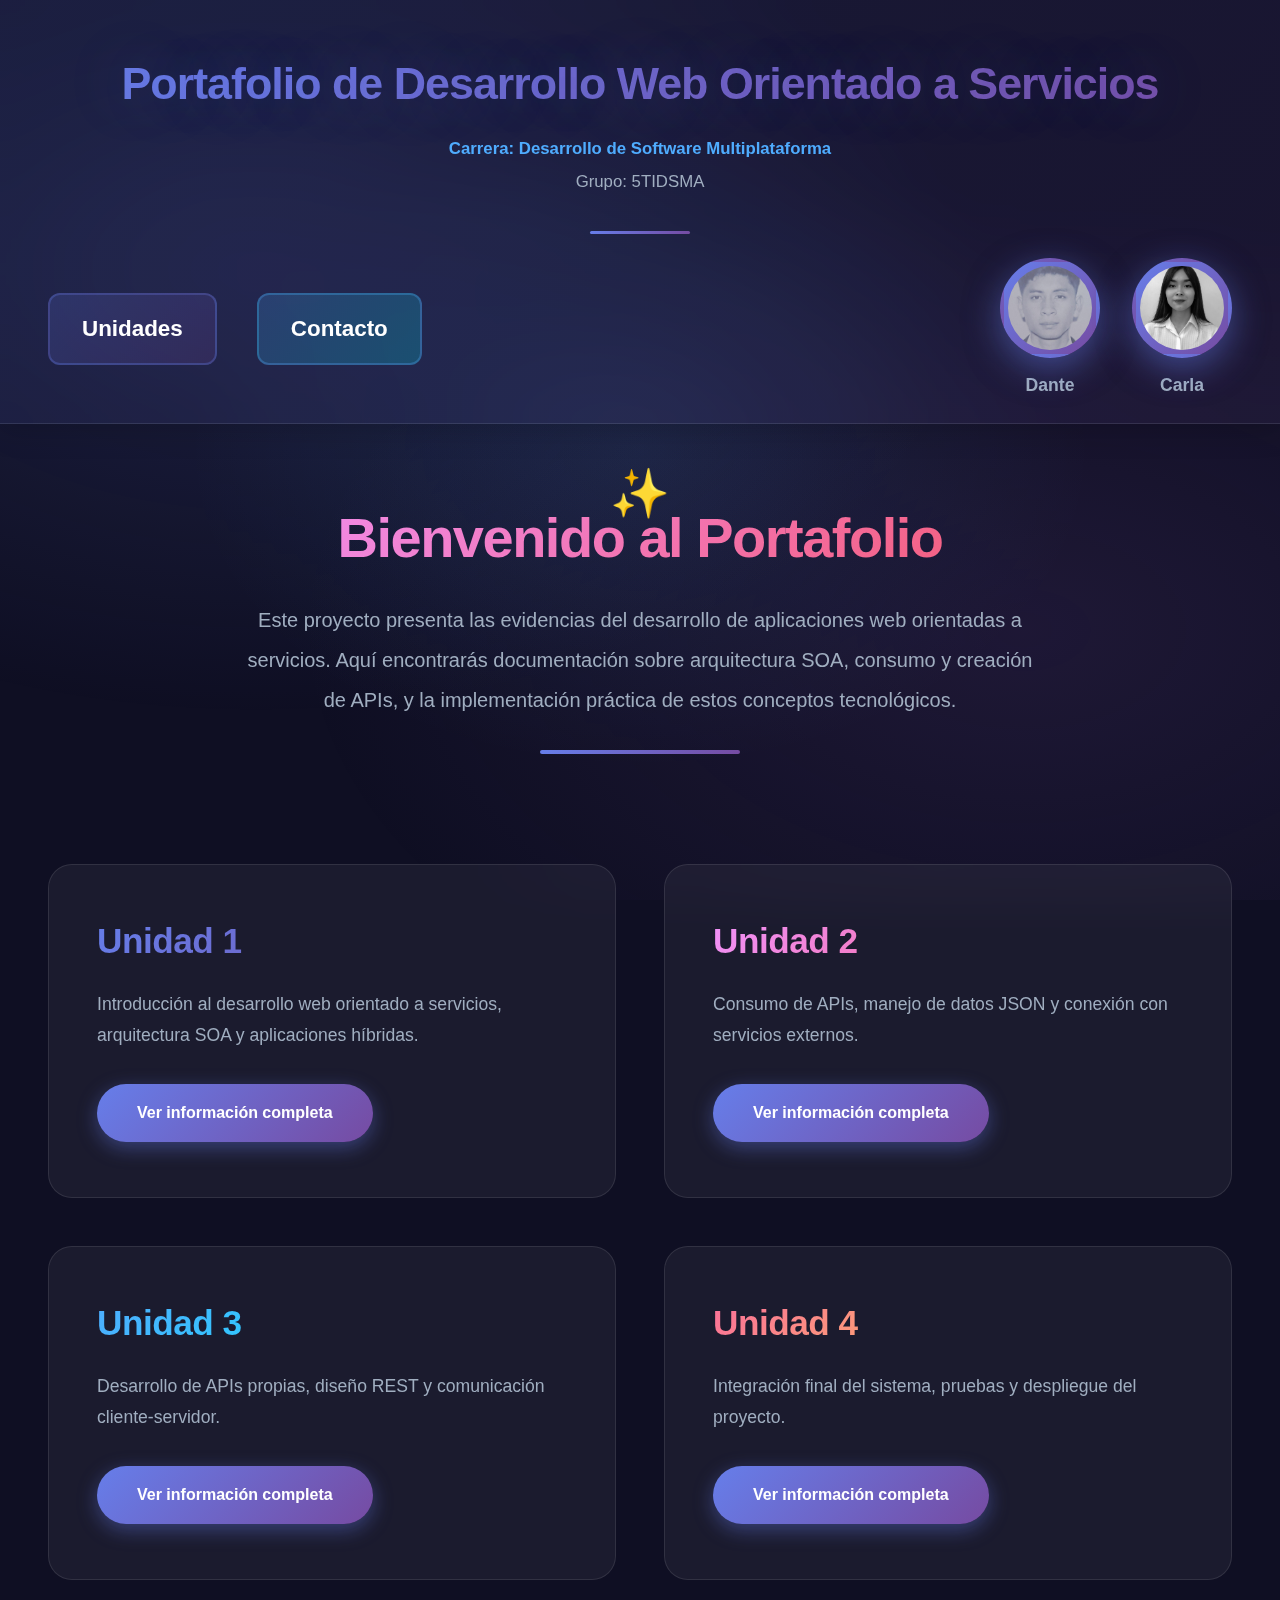
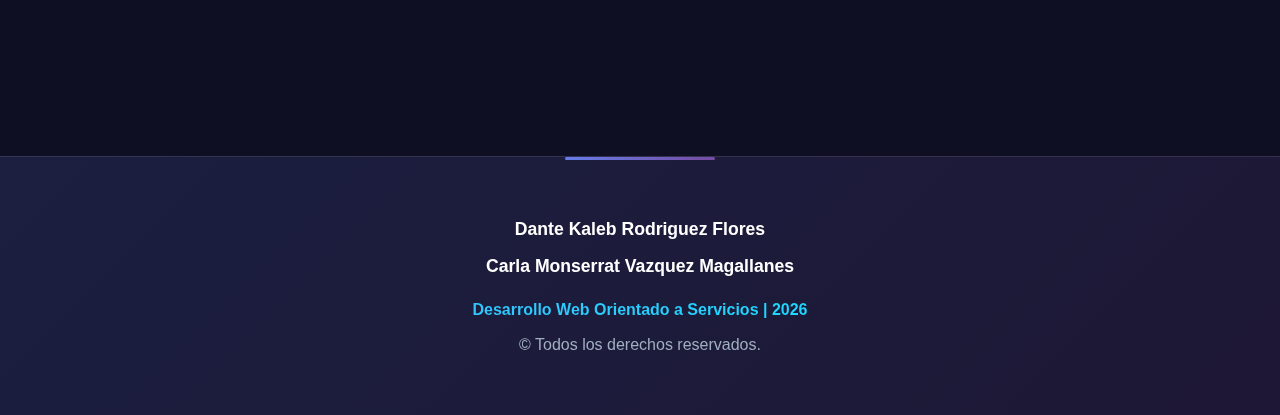
<file: index.html>
<!DOCTYPE html>
<html lang="es">
<head>
    <link rel="stylesheet" href="css/styles.css">
    <meta charset="UTF-8">
    <meta name="viewport" content="width=device-width, initial-scale=1.0">
    <title>Portafolio</title>
</head>
<body>

<header>
    <div class="header-info">
        <h1>Portafolio de Desarrollo Web Orientado a Servicios</h1>
        <p>Carrera: Desarrollo de Software Multiplataforma</p>
        <p>Grupo: 5TIDSMA</p>
    </div>

<nav class="navbar">
    <ul class="nav-links">
        <li><a href="#unidades">Unidades</a></li>
        <li><a href="contacto.html">Contacto</a></li>
    </ul>

    <!-- PERFILES -->
    <div class="profiles">
        <a href="perfil_dante.html" data-name="Dante">
            <img src="img/foto_dante.jpeg" alt="Perfil Dante">
        </a>
        <a href="perfil_carla.html" data-name="Carla">
            <img src="img/foto_carla.jpeg" alt="Perfil Carla">
        </a>
    </div>
</nav>
</header>

    <section class="welcome-section">
        <h2>Bienvenido al Portafolio</h2>
        <p>
            Este proyecto presenta las evidencias del desarrollo de aplicaciones web orientadas a servicios.
            Aquí encontrarás documentación sobre arquitectura SOA, consumo y creación de APIs, y 
            la implementación práctica de estos conceptos tecnológicos.
        </p>
    </section>

<main class="units-container" id="unidades">

    <article class="card" id="unidadades">
        <h3>Unidad 1</h3>
        <p>
            Introducción al desarrollo web orientado a servicios,
            arquitectura SOA y aplicaciones híbridas.
        </p>
        <a href="unidad1.html" class="btn">Ver información completa</a>
    </article>

    <article class="card" id="unidadades">
        <h3>Unidad 2</h3>
        <p>
            Consumo de APIs, manejo de datos JSON y conexión
            con servicios externos.
        </p>
        <a href="unidad2.html" class="btn">Ver información completa</a>
    </article>

    <article class="card" id="unidadades">
        <h3>Unidad 3</h3>
        <p>
            Desarrollo de APIs propias, diseño REST y
            comunicación cliente-servidor.
        </p>
        <a href="unidad3.html" class="btn">Ver información completa</a>
    </article>

    <article class="card" id="unidadades">
        <h3>Unidad 4</h3>
        <p>
            Integración final del sistema, pruebas
            y despliegue del proyecto.
        </p>
        <a href="unidades_pendientes.html" class="btn">Ver información completa</a>
    </article>

</main>

    <footer>
        <p>Dante Kaleb Rodriguez Flores</p>
        <p>Carla Monserrat Vazquez Magallanes</p>
        <p>Desarrollo Web Orientado a Servicios | 2026</p>
        <p>&copy; Todos los derechos reservados.</p>
    </footer>

</body>
</html>
</file>
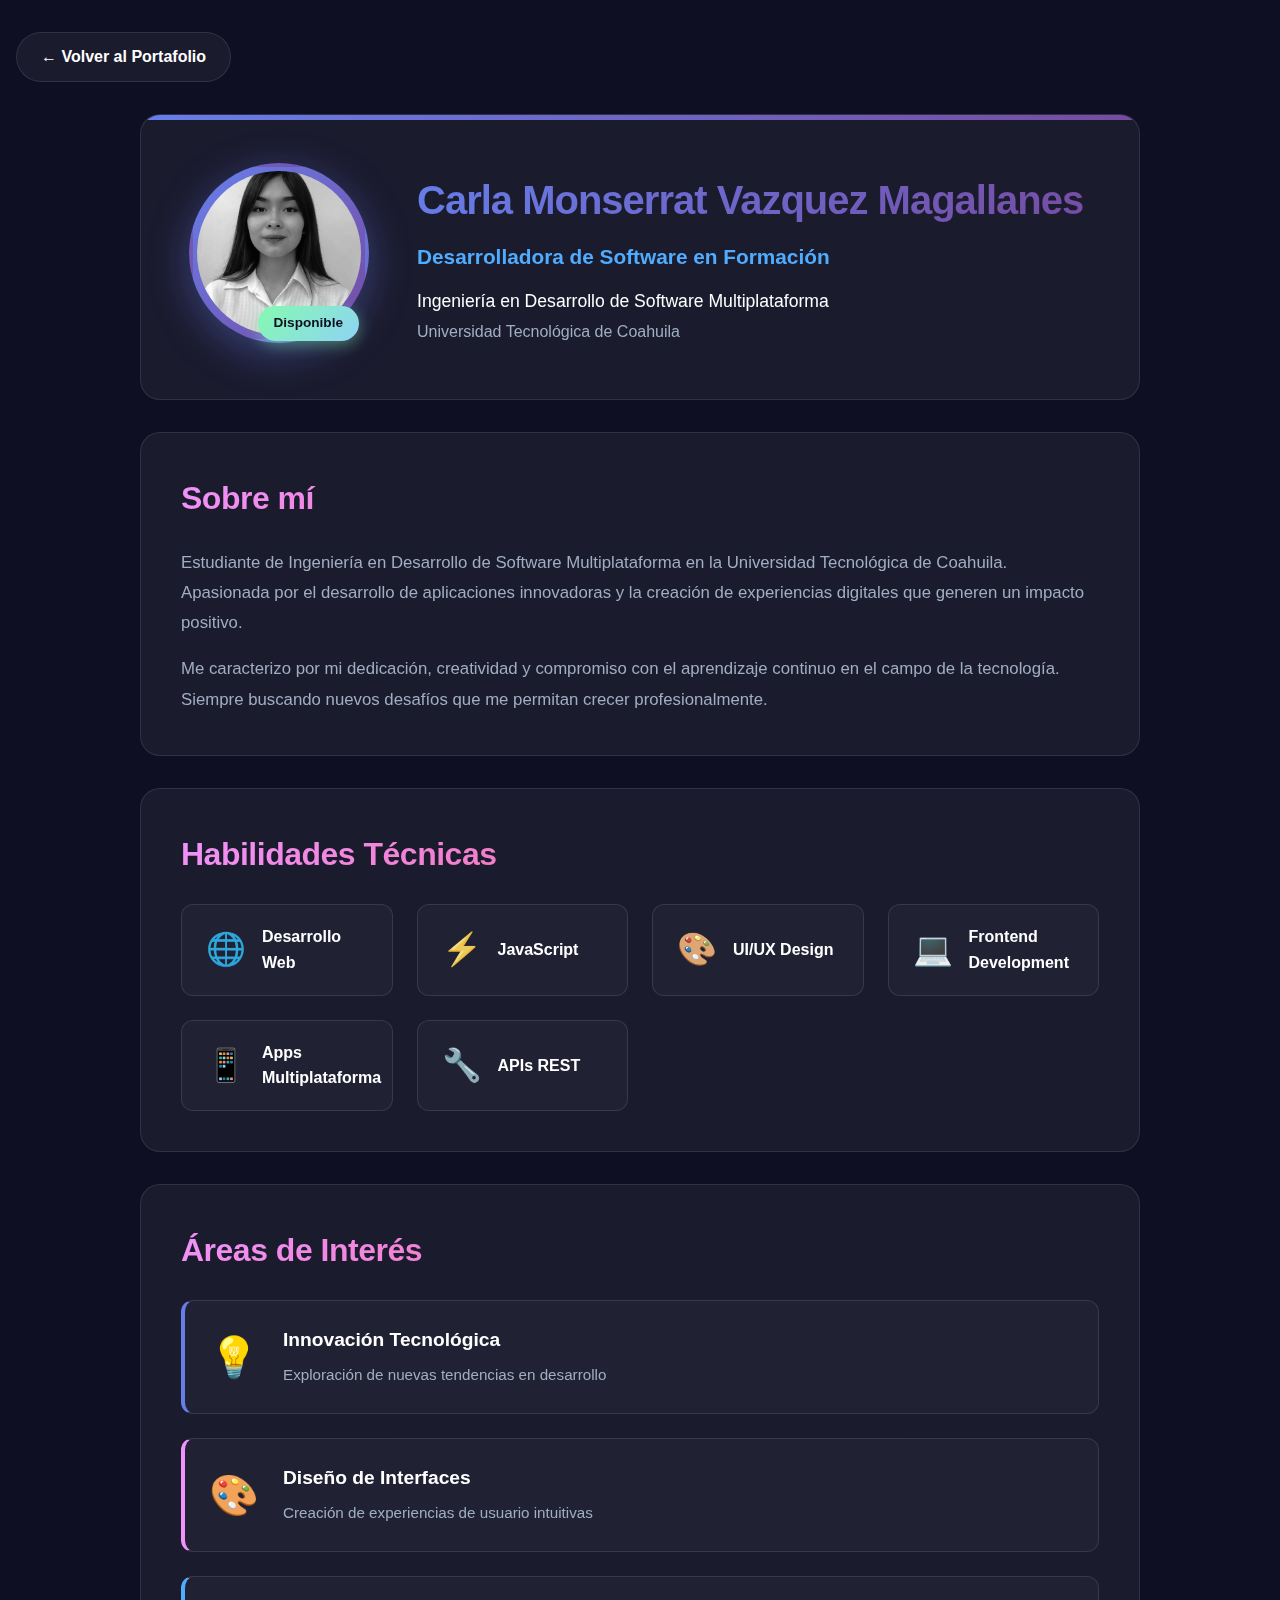
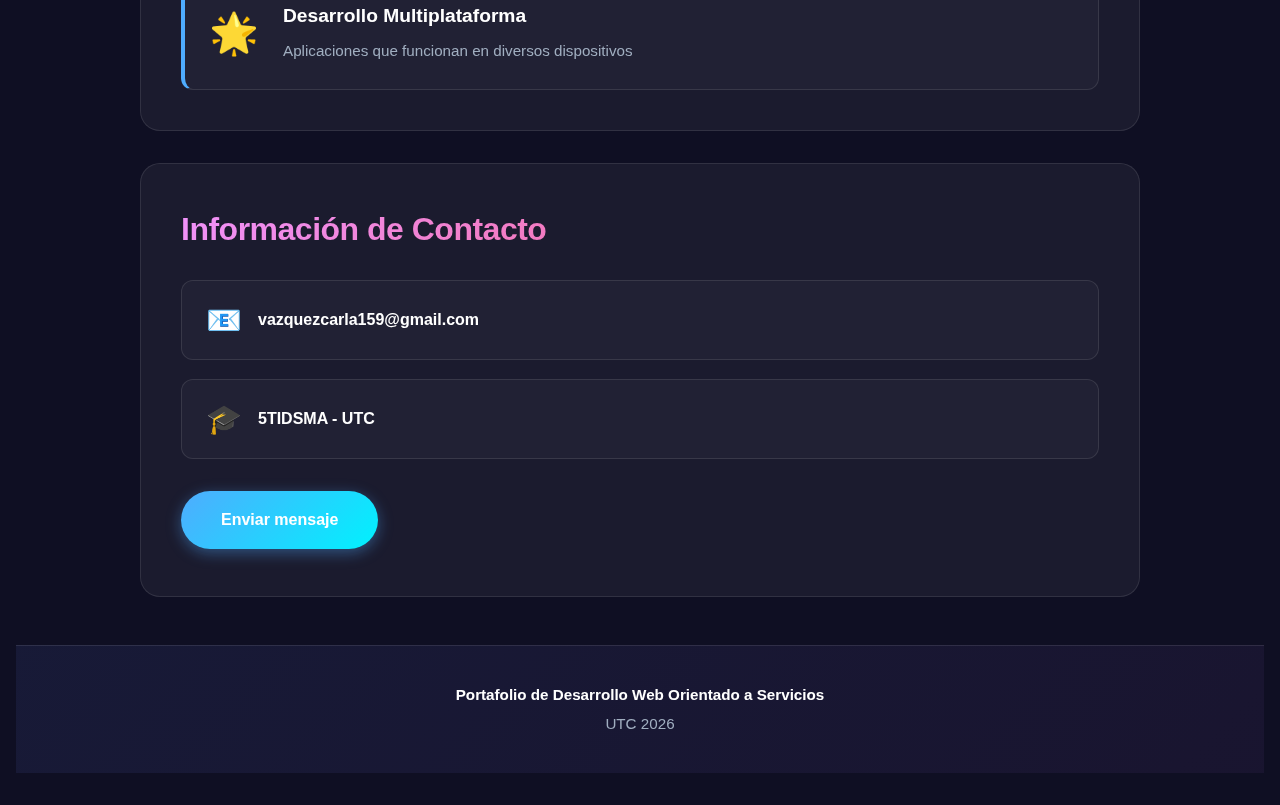
<file: perfil_carla.html>
<!DOCTYPE html>
<html lang="es">
<head>
    <link rel="stylesheet" href="css/perfiles.css">
    <meta charset="UTF-8">
    <meta name="viewport" content="width=device-width, initial-scale=1.0">
    <title>Perfil - Carla Monserrat Vazquez Magallanes</title>
</head>
<body>

    <a href="index.html" class="back-link">← Volver al Portafolio</a>

    <div class="profile-container">
        <!-- SECCIÓN SUPERIOR -->
        <div class="profile-header">
            <div class="profile-image-wrapper">
                <img src="img/foto_carla.jpeg" alt="Carla Monserrat Vazquez Magallanes" class="profile-image">
                <div class="status-badge">Disponible</div>
            </div>
            
            <div class="profile-info">
                <h1>Carla Monserrat Vazquez Magallanes</h1>
                <p class="role">Desarrolladora de Software en Formación</p>
                <p class="education">Ingeniería en Desarrollo de Software Multiplataforma</p>
                <p class="institution">Universidad Tecnológica de Coahuila</p>
            </div>
        </div>

        <!-- BIOGRAFÍA -->
        <div class="section-card">
            <h2>Sobre mí</h2>
            <p>
                Estudiante de Ingeniería en Desarrollo de Software Multiplataforma en la Universidad Tecnológica de Coahuila. 
                Apasionada por el desarrollo de aplicaciones innovadoras y la creación de experiencias digitales que generen 
                un impacto positivo.
            </p>
            <p>
                Me caracterizo por mi dedicación, creatividad y compromiso con el aprendizaje continuo en el campo de la 
                tecnología. Siempre buscando nuevos desafíos que me permitan crecer profesionalmente.
            </p>
        </div>

        <!-- HABILIDADES -->
        <div class="section-card">
            <h2>Habilidades Técnicas</h2>
            <div class="skills-grid">
                <div class="skill-item">
                    <span class="skill-icon">🌐</span>
                    <span class="skill-name">Desarrollo Web</span>
                </div>
                <div class="skill-item">
                    <span class="skill-icon">⚡</span>
                    <span class="skill-name">JavaScript</span>
                </div>
                <div class="skill-item">
                    <span class="skill-icon">🎨</span>
                    <span class="skill-name">UI/UX Design</span>
                </div>
                <div class="skill-item">
                    <span class="skill-icon">💻</span>
                    <span class="skill-name">Frontend Development</span>
                </div>
                <div class="skill-item">
                    <span class="skill-icon">📱</span>
                    <span class="skill-name">Apps Multiplataforma</span>
                </div>
                <div class="skill-item">
                    <span class="skill-icon">🔧</span>
                    <span class="skill-name">APIs REST</span>
                </div>
            </div>
        </div>

        <!-- INTERESES -->
        <div class="section-card">
            <h2>Áreas de Interés</h2>
            <div class="interests-list">
                <div class="interest-item">
                    <span class="interest-icon">💡</span>
                    <div>
                        <h3>Innovación Tecnológica</h3>
                        <p>Exploración de nuevas tendencias en desarrollo</p>
                    </div>
                </div>
                <div class="interest-item">
                    <span class="interest-icon">🎨</span>
                    <div>
                        <h3>Diseño de Interfaces</h3>
                        <p>Creación de experiencias de usuario intuitivas</p>
                    </div>
                </div>
                <div class="interest-item">
                    <span class="interest-icon">🌟</span>
                    <div>
                        <h3>Desarrollo Multiplataforma</h3>
                        <p>Aplicaciones que funcionan en diversos dispositivos</p>
                    </div>
                </div>
            </div>
        </div>

        <!-- CONTACTO -->
        <div class="section-card contact-card">
            <h2>Información de Contacto</h2>
            <div class="contact-info">
                <div class="contact-item">
                    <span class="contact-icon">📧</span>
                    <a href="mailto:vazquezcarla159@gmail.com">vazquezcarla159@gmail.com</a>
                </div>
                <div class="contact-item">
                    <span class="contact-icon">🎓</span>
                    <span>5TIDSMA - UTC</span>
                </div>
            </div>
            <a href="contacto.html" class="btn-contact">Enviar mensaje</a>
        </div>
    </div>

    <footer>
        <p>Portafolio de Desarrollo Web Orientado a Servicios</p>
        <p>UTC 2026</p>
    </footer>

</body>
</html>
</file>
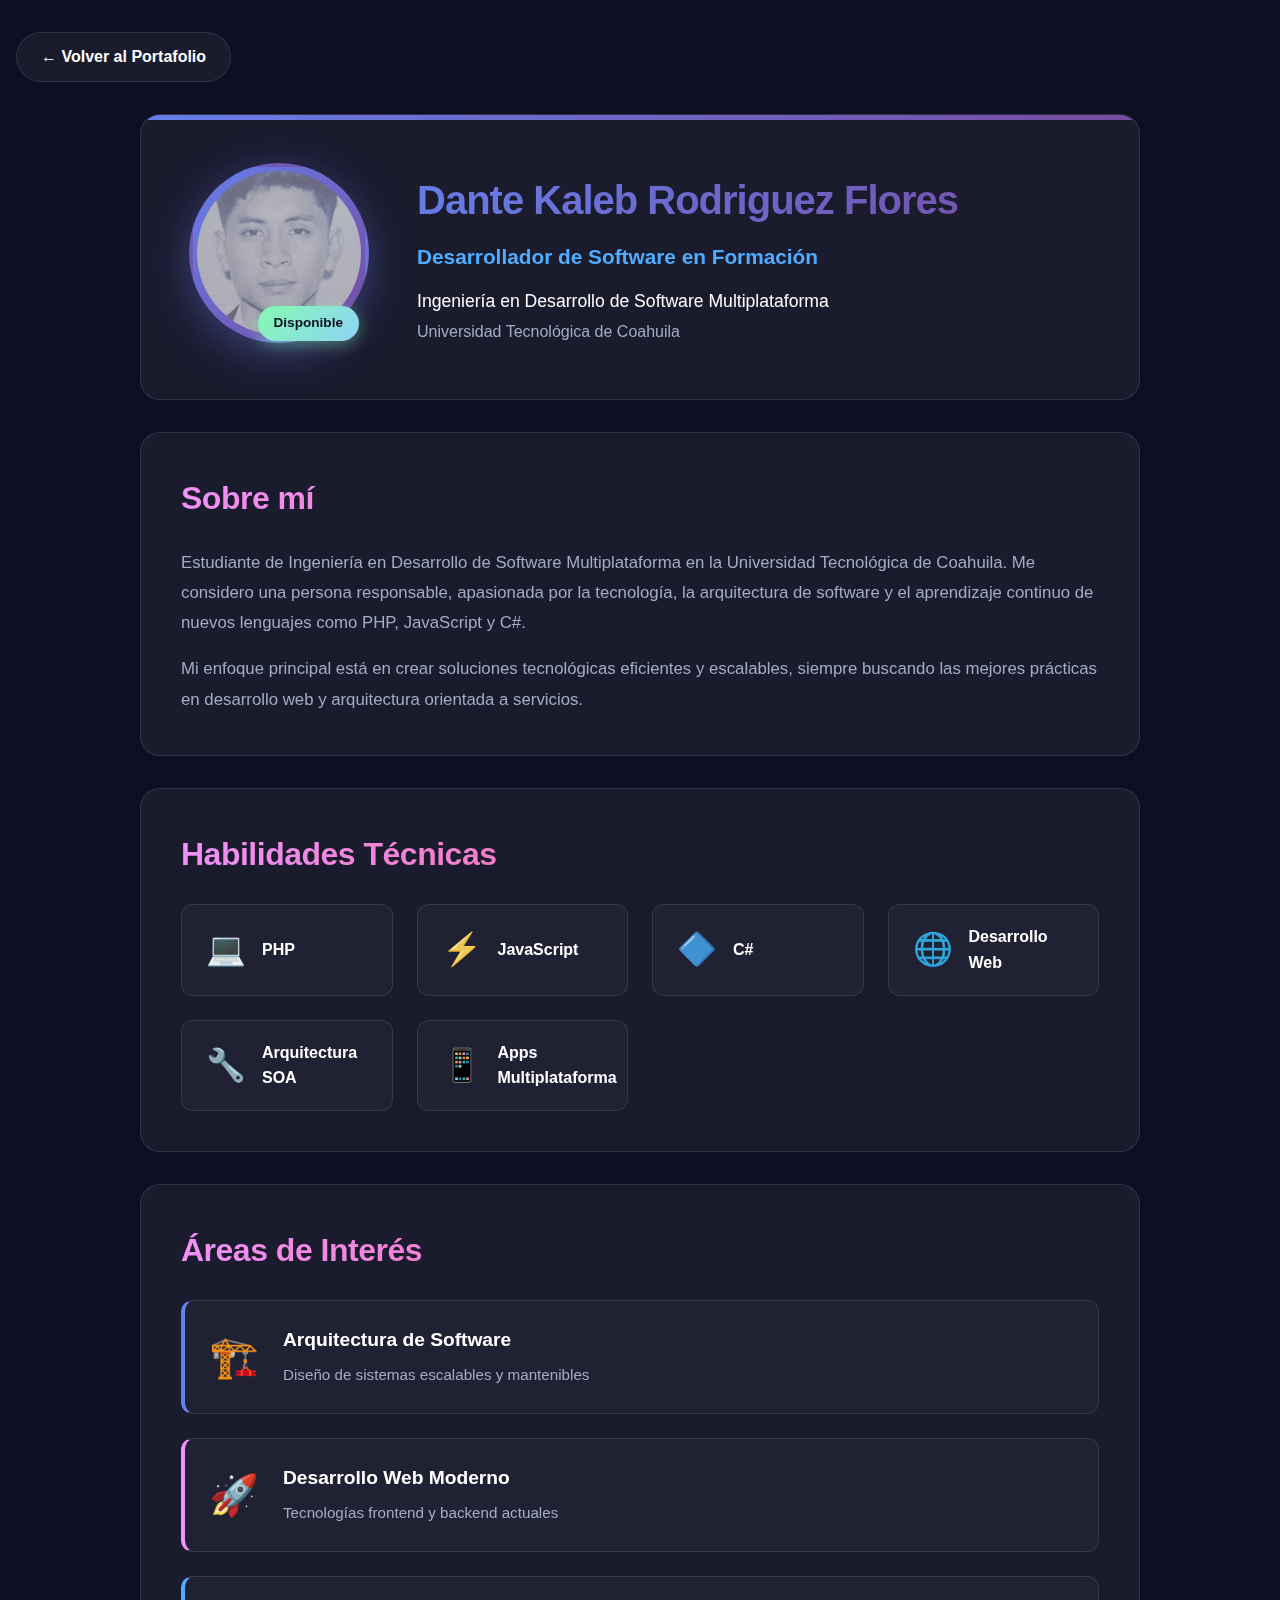
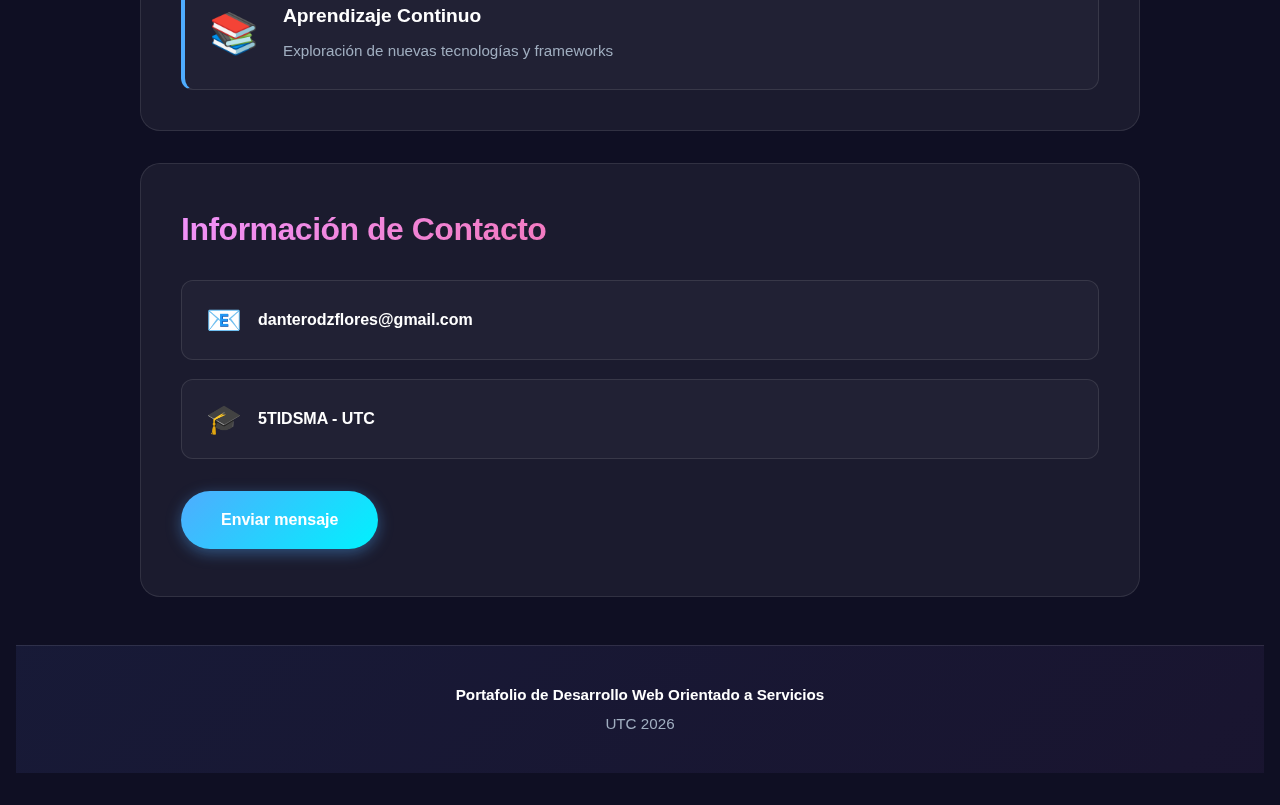
<file: perfil_dante.html>
<!DOCTYPE html>
<html lang="es">
<head>
    <link rel="stylesheet" href="css/perfiles.css">
    <meta charset="UTF-8">
    <meta name="viewport" content="width=device-width, initial-scale=1.0">
    <title>Perfil - Dante Kaleb Rodriguez Flores</title>
</head>
<body>

    <a href="index.html" class="back-link">← Volver al Portafolio</a>

    <div class="profile-container">
        <!-- SECCIÓN SUPERIOR -->
        <div class="profile-header">
            <div class="profile-image-wrapper">
                <img src="img/foto_dante.jpeg" alt="Dante Kaleb Rodriguez Flores" class="profile-image">
                <div class="status-badge">Disponible</div>
            </div>
            
            <div class="profile-info">
                <h1>Dante Kaleb Rodriguez Flores</h1>
                <p class="role">Desarrollador de Software en Formación</p>
                <p class="education">Ingeniería en Desarrollo de Software Multiplataforma</p>
                <p class="institution">Universidad Tecnológica de Coahuila</p>
            </div>
        </div>

        <!-- BIOGRAFÍA -->
        <div class="section-card">
            <h2>Sobre mí</h2>
            <p>
                Estudiante de Ingeniería en Desarrollo de Software Multiplataforma en la Universidad Tecnológica de Coahuila. 
                Me considero una persona responsable, apasionada por la tecnología, la arquitectura de software y el aprendizaje 
                continuo de nuevos lenguajes como PHP, JavaScript y C#.
            </p>
            <p>
                Mi enfoque principal está en crear soluciones tecnológicas eficientes y escalables, siempre buscando las mejores 
                prácticas en desarrollo web y arquitectura orientada a servicios.
            </p>
        </div>

        <!-- HABILIDADES -->
        <div class="section-card">
            <h2>Habilidades Técnicas</h2>
            <div class="skills-grid">
                <div class="skill-item">
                    <span class="skill-icon">💻</span>
                    <span class="skill-name">PHP</span>
                </div>
                <div class="skill-item">
                    <span class="skill-icon">⚡</span>
                    <span class="skill-name">JavaScript</span>
                </div>
                <div class="skill-item">
                    <span class="skill-icon">🔷</span>
                    <span class="skill-name">C#</span>
                </div>
                <div class="skill-item">
                    <span class="skill-icon">🌐</span>
                    <span class="skill-name">Desarrollo Web</span>
                </div>
                <div class="skill-item">
                    <span class="skill-icon">🔧</span>
                    <span class="skill-name">Arquitectura SOA</span>
                </div>
                <div class="skill-item">
                    <span class="skill-icon">📱</span>
                    <span class="skill-name">Apps Multiplataforma</span>
                </div>
            </div>
        </div>

        <!-- INTERESES -->
        <div class="section-card">
            <h2>Áreas de Interés</h2>
            <div class="interests-list">
                <div class="interest-item">
                    <span class="interest-icon">🏗️</span>
                    <div>
                        <h3>Arquitectura de Software</h3>
                        <p>Diseño de sistemas escalables y mantenibles</p>
                    </div>
                </div>
                <div class="interest-item">
                    <span class="interest-icon">🚀</span>
                    <div>
                        <h3>Desarrollo Web Moderno</h3>
                        <p>Tecnologías frontend y backend actuales</p>
                    </div>
                </div>
                <div class="interest-item">
                    <span class="interest-icon">📚</span>
                    <div>
                        <h3>Aprendizaje Continuo</h3>
                        <p>Exploración de nuevas tecnologías y frameworks</p>
                    </div>
                </div>
            </div>
        </div>

        <!-- CONTACTO -->
        <div class="section-card contact-card">
            <h2>Información de Contacto</h2>
            <div class="contact-info">
                <div class="contact-item">
                    <span class="contact-icon">📧</span>
                    <a href="mailto:danterodzflores@gmail.com">danterodzflores@gmail.com</a>
                </div>
                <div class="contact-item">
                    <span class="contact-icon">🎓</span>
                    <span>5TIDSMA - UTC</span>
                </div>
            </div>
            <a href="contacto.html" class="btn-contact">Enviar mensaje</a>
        </div>
    </div>

    <footer>
        <p>Portafolio de Desarrollo Web Orientado a Servicios</p>
        <p>UTC 2026</p>
    </footer>

</body>
</html>
</file>
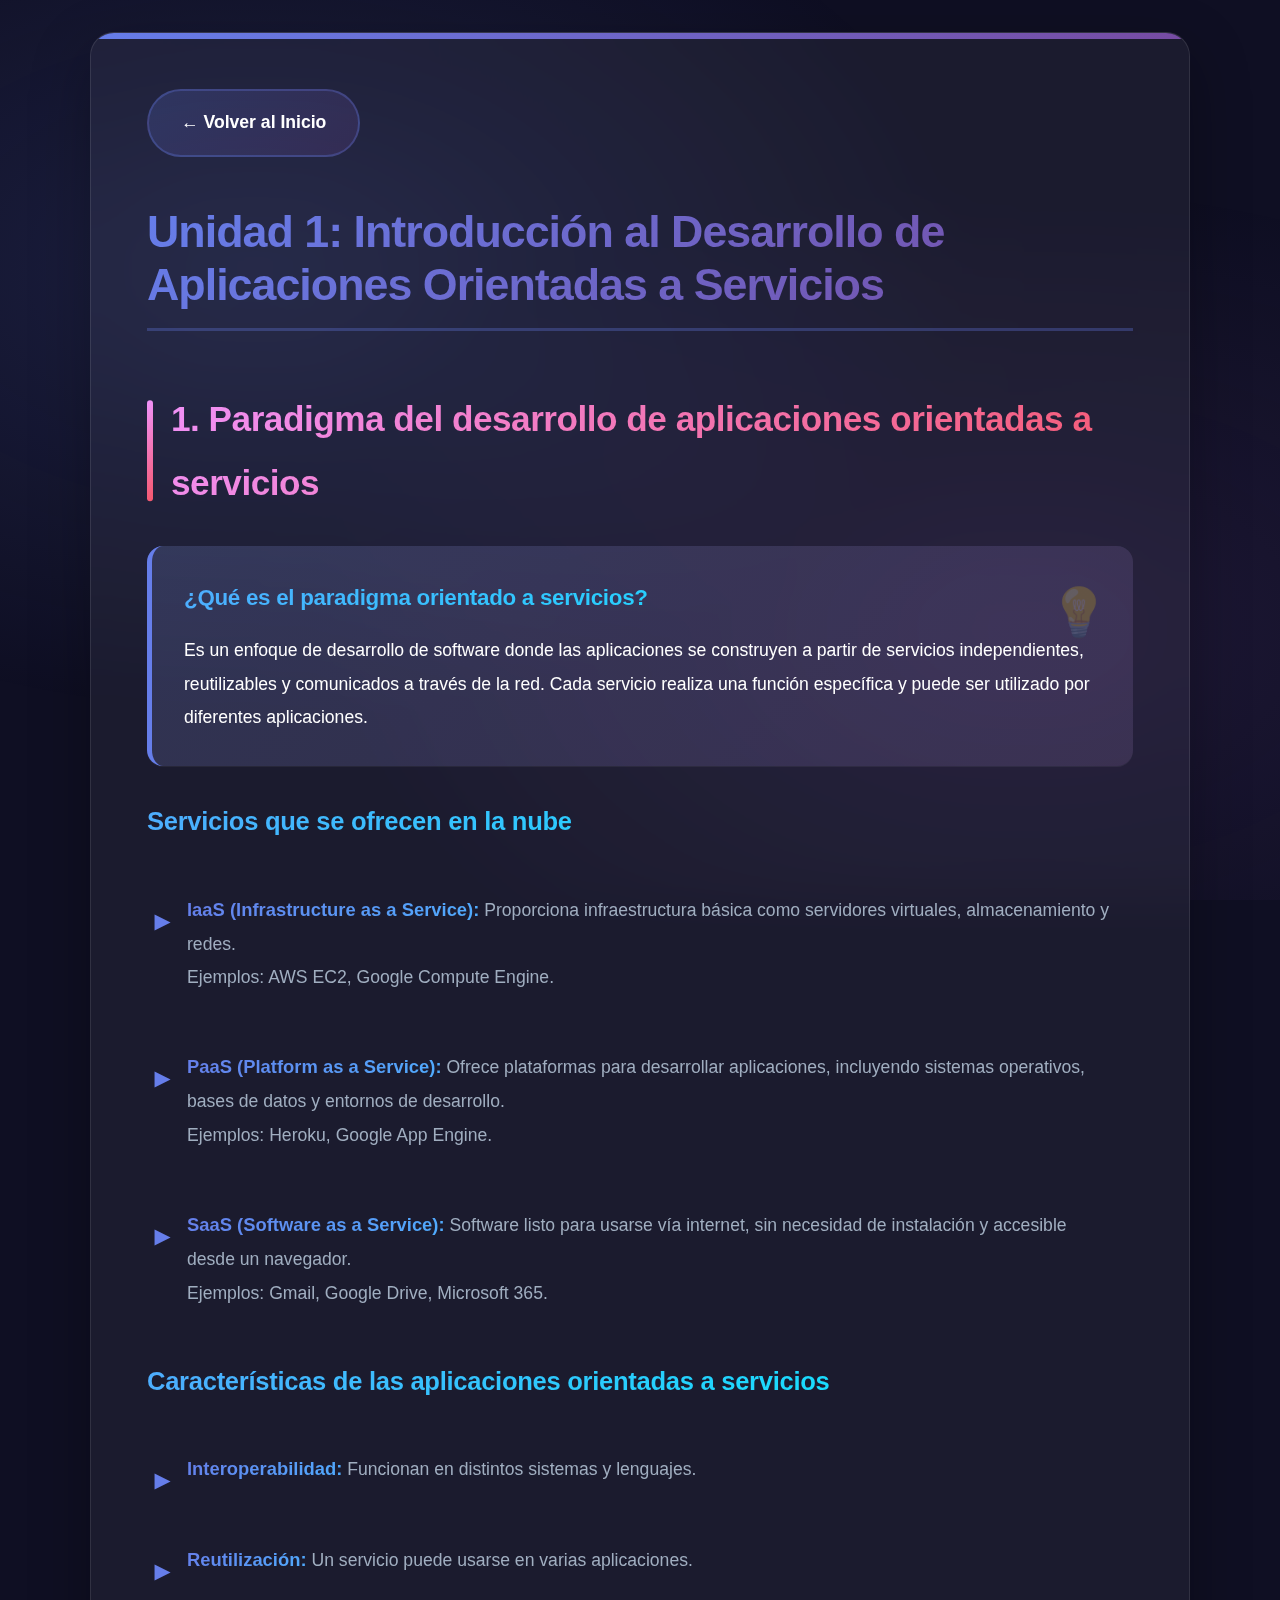
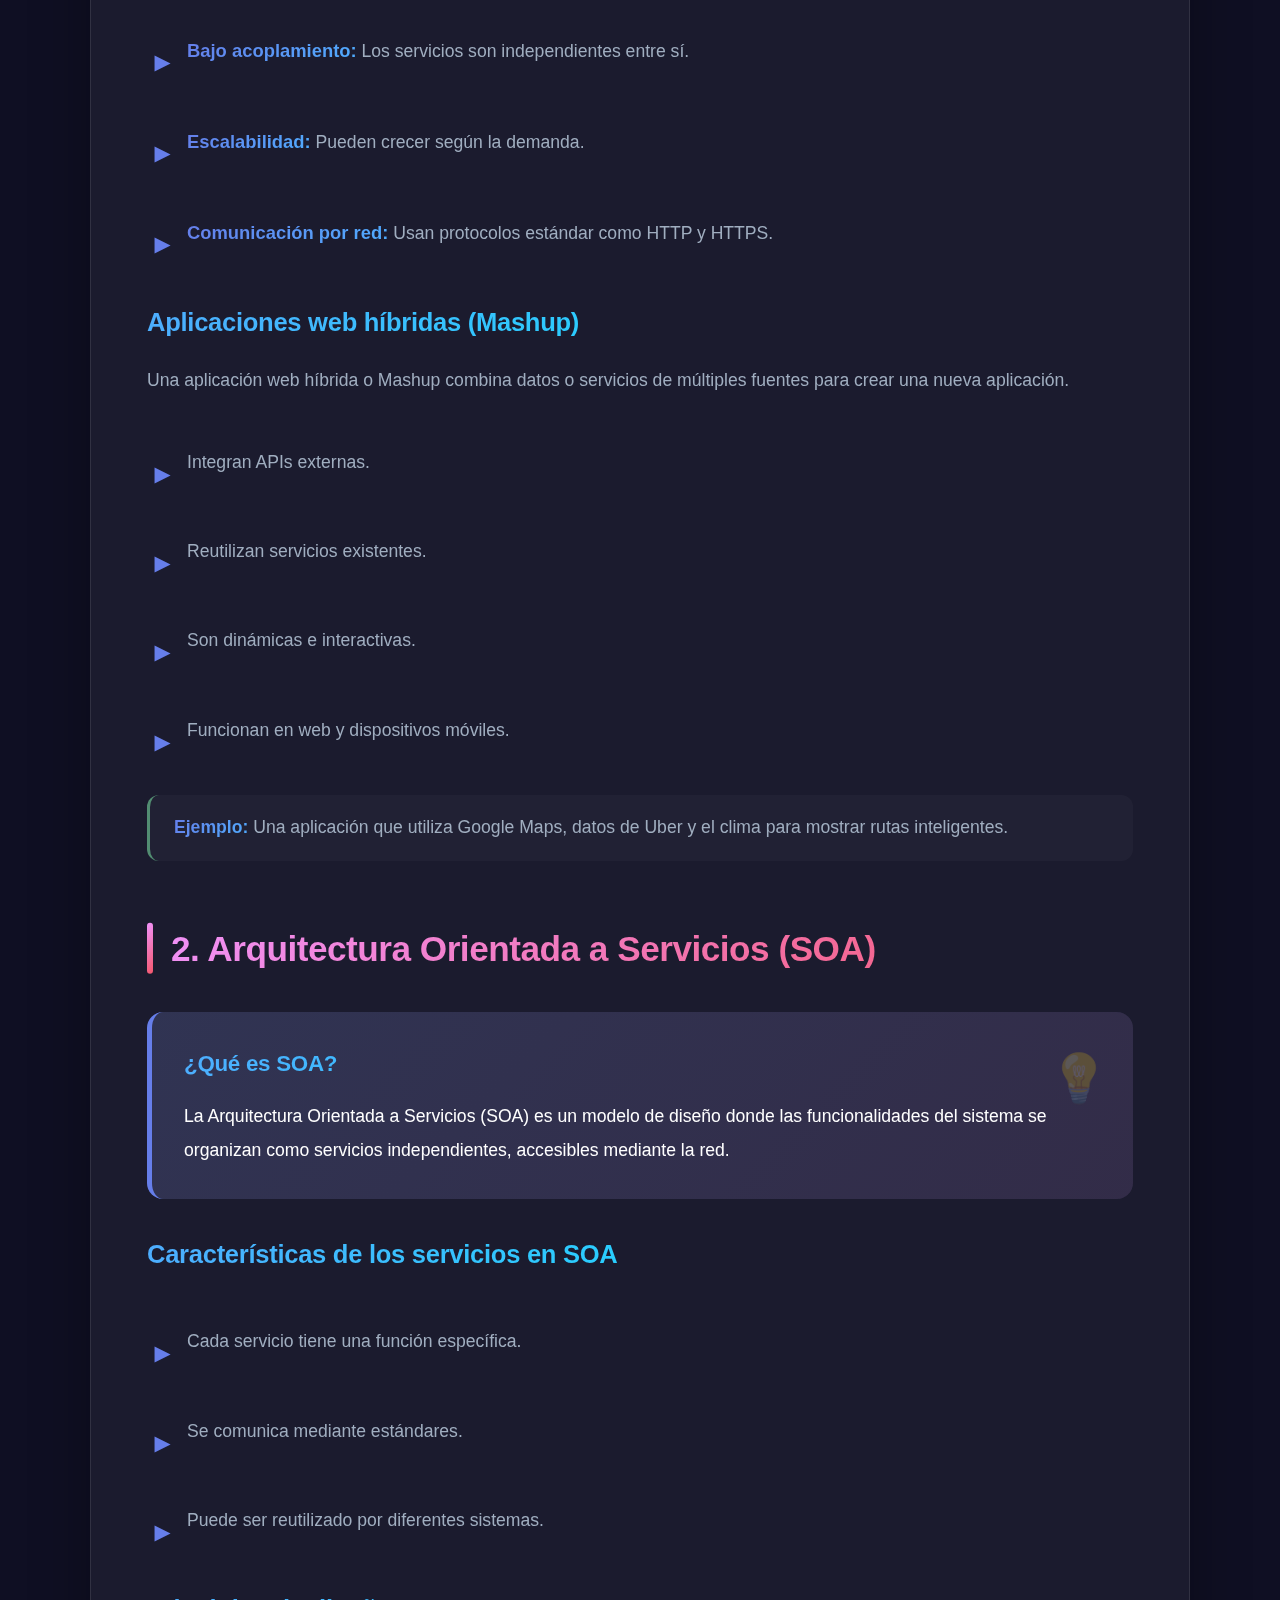
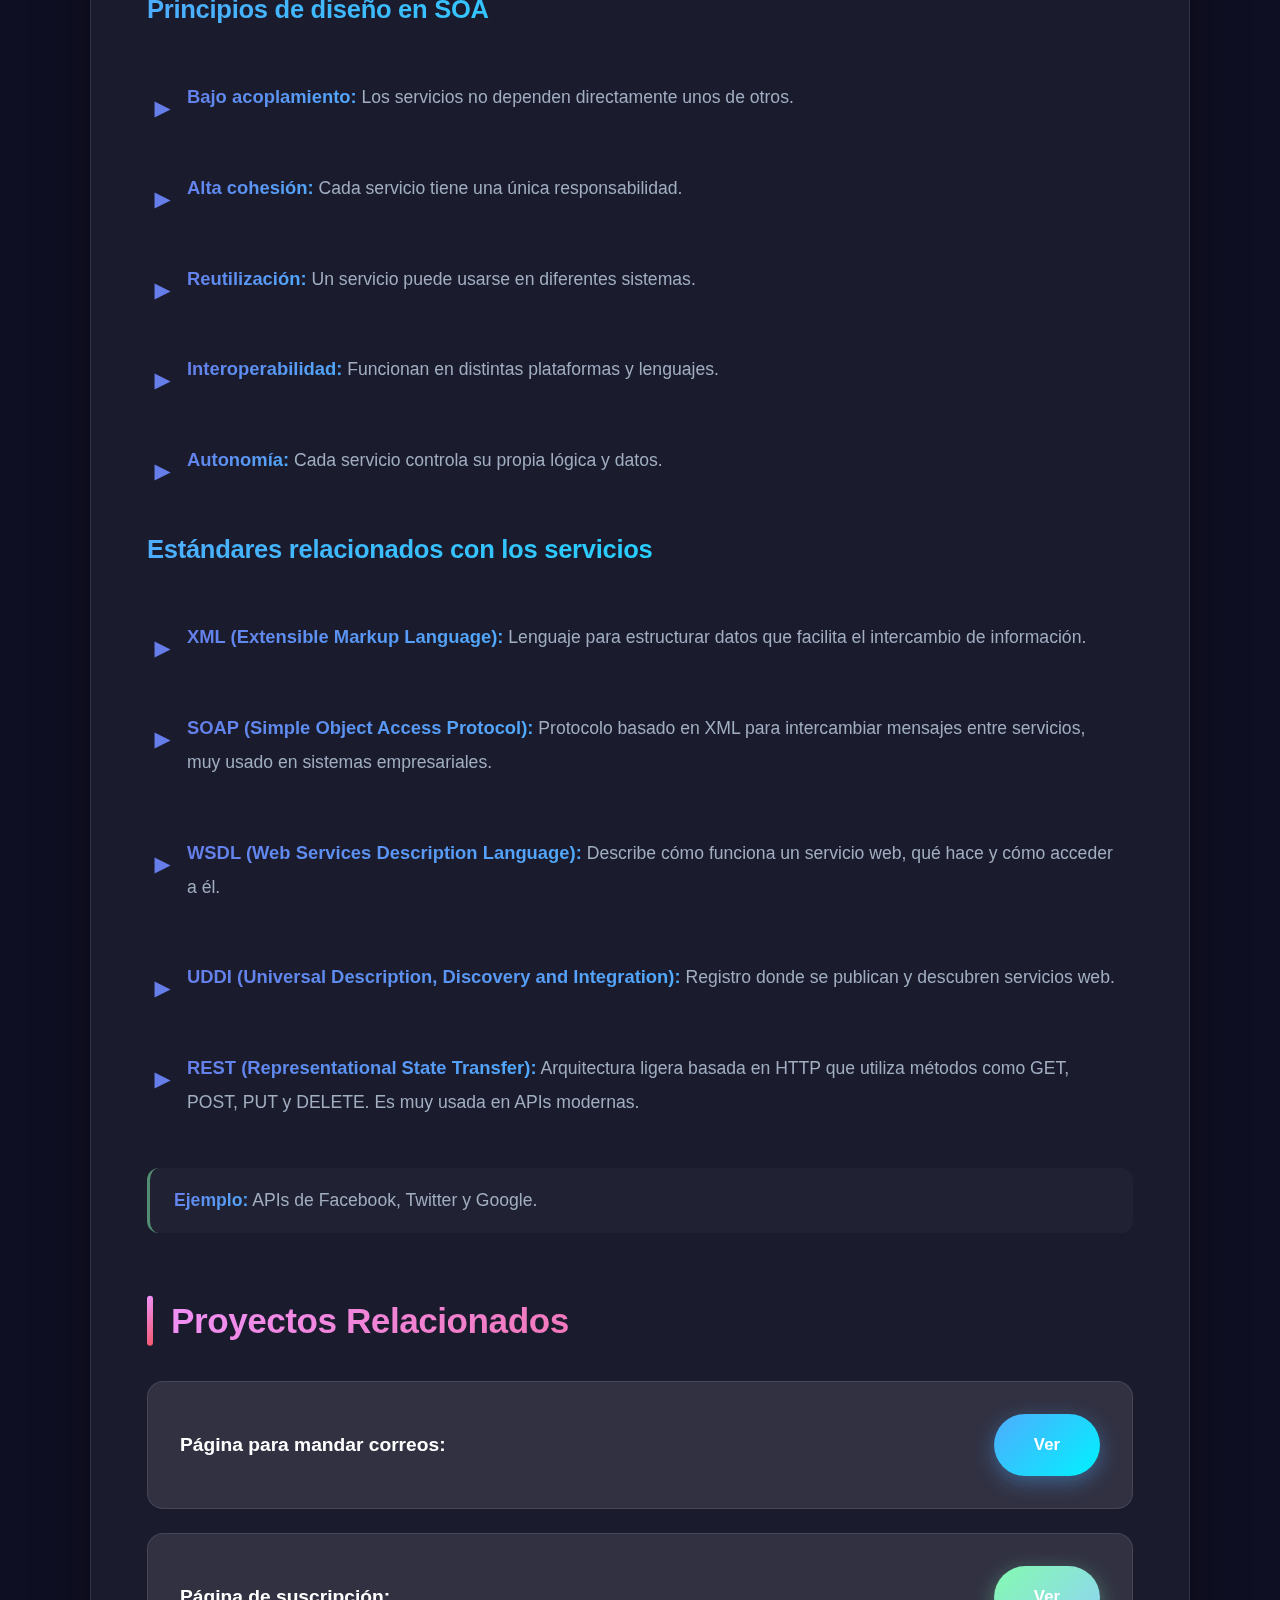
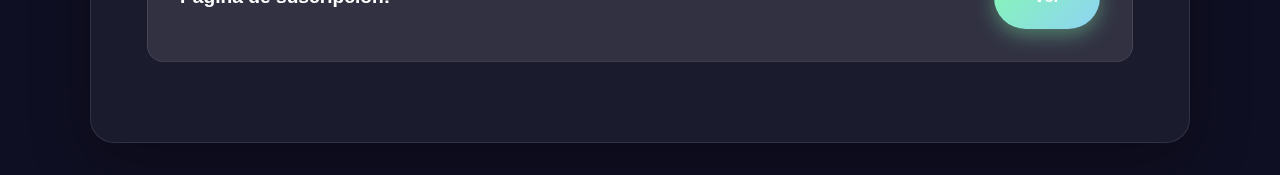
<file: unidad1.html>
<!DOCTYPE html>
<html lang="es">
<head>
    <meta charset="UTF-8">
    <meta name="viewport" content="width=device-width, initial-scale=1.0">
    <title>Unidad 1</title>
    <link rel="stylesheet" href="css/unidad1.css">
</head>
<body>

<div class="container">

    <a href="index.html" class="back-link">← Volver al Inicio</a>

    <h1>Unidad 1: Introducción al Desarrollo de Aplicaciones Orientadas a Servicios</h1>

    <!-- ===================== -->
    <h2>1. Paradigma del desarrollo de aplicaciones orientadas a servicios</h2>

    <div class="concept-box">
        <h3>¿Qué es el paradigma orientado a servicios?</h3>
        <p>
            Es un enfoque de desarrollo de software donde las aplicaciones se construyen
            a partir de servicios independientes, reutilizables y comunicados a través de la red.
            Cada servicio realiza una función específica y puede ser utilizado por diferentes aplicaciones.
        </p>
    </div>

    <h3>Servicios que se ofrecen en la nube</h3>
    <ul>
        <li>
            <strong>IaaS (Infrastructure as a Service):</strong>
            Proporciona infraestructura básica como servidores virtuales, almacenamiento y redes.
            <br>Ejemplos: AWS EC2, Google Compute Engine.
        </li>
        <li>
            <strong>PaaS (Platform as a Service):</strong>
            Ofrece plataformas para desarrollar aplicaciones, incluyendo sistemas operativos,
            bases de datos y entornos de desarrollo.
            <br>Ejemplos: Heroku, Google App Engine.
        </li>
        <li>
            <strong>SaaS (Software as a Service):</strong>
            Software listo para usarse vía internet, sin necesidad de instalación y accesible
            desde un navegador.
            <br>Ejemplos: Gmail, Google Drive, Microsoft 365.
        </li>
    </ul>

    <h3>Características de las aplicaciones orientadas a servicios</h3>
    <ul>
        <li><strong>Interoperabilidad:</strong> Funcionan en distintos sistemas y lenguajes.</li>
        <li><strong>Reutilización:</strong> Un servicio puede usarse en varias aplicaciones.</li>
        <li><strong>Bajo acoplamiento:</strong> Los servicios son independientes entre sí.</li>
        <li><strong>Escalabilidad:</strong> Pueden crecer según la demanda.</li>
        <li><strong>Comunicación por red:</strong> Usan protocolos estándar como HTTP y HTTPS.</li>
    </ul>

    <h3>Aplicaciones web híbridas (Mashup)</h3>
    <p>
        Una aplicación web híbrida o Mashup combina datos o servicios de múltiples fuentes
        para crear una nueva aplicación.
    </p>

    <ul>
        <li>Integran APIs externas.</li>
        <li>Reutilizan servicios existentes.</li>
        <li>Son dinámicas e interactivas.</li>
        <li>Funcionan en web y dispositivos móviles.</li>
    </ul>

    <p>
        <strong>Ejemplo:</strong>
        Una aplicación que utiliza Google Maps, datos de Uber y el clima
        para mostrar rutas inteligentes.
    </p>

    <!-- ===================== -->
    <h2>2. Arquitectura Orientada a Servicios (SOA)</h2>

    <div class="concept-box">
        <h3>¿Qué es SOA?</h3>
        <p>
            La Arquitectura Orientada a Servicios (SOA) es un modelo de diseño donde
            las funcionalidades del sistema se organizan como servicios independientes,
            accesibles mediante la red.
        </p>
    </div>

    <h3>Características de los servicios en SOA</h3>
    <ul>
        <li>Cada servicio tiene una función específica.</li>
        <li>Se comunica mediante estándares.</li>
        <li>Puede ser reutilizado por diferentes sistemas.</li>
    </ul>

    <h3>Principios de diseño en SOA</h3>
    <ul>
        <li><strong>Bajo acoplamiento:</strong> Los servicios no dependen directamente unos de otros.</li>
        <li><strong>Alta cohesión:</strong> Cada servicio tiene una única responsabilidad.</li>
        <li><strong>Reutilización:</strong> Un servicio puede usarse en diferentes sistemas.</li>
        <li><strong>Interoperabilidad:</strong> Funcionan en distintas plataformas y lenguajes.</li>
        <li><strong>Autonomía:</strong> Cada servicio controla su propia lógica y datos.</li>
    </ul>

    <h3>Estándares relacionados con los servicios</h3>
    <ul>
        <li>
            <strong>XML (Extensible Markup Language):</strong>
            Lenguaje para estructurar datos que facilita el intercambio de información.
        </li>
        <li>
            <strong>SOAP (Simple Object Access Protocol):</strong>
            Protocolo basado en XML para intercambiar mensajes entre servicios,
            muy usado en sistemas empresariales.
        </li>
        <li>
            <strong>WSDL (Web Services Description Language):</strong>
            Describe cómo funciona un servicio web, qué hace y cómo acceder a él.
        </li>
        <li>
            <strong>UDDI (Universal Description, Discovery and Integration):</strong>
            Registro donde se publican y descubren servicios web.
        </li>
        <li>
            <strong>REST (Representational State Transfer):</strong>
            Arquitectura ligera basada en HTTP que utiliza métodos como GET, POST,
            PUT y DELETE. Es muy usada en APIs modernas.
        </li>
    </ul>

    <p>
        <strong>Ejemplo:</strong>
        APIs de Facebook, Twitter y Google.
    </p>

    <!-- ===================== -->
    <h2>Proyectos Relacionados</h2>

    <div class="links-box">
        <p>Página para mandar correos:</p>
        <a href="formulario_correo/index.html" target="_blank">Ver</a>
    </div>

    <div class="links-box">
        <p>Página de suscripción:</p>
        <a href="correos/index.php" target="_blank">Ver</a>
    </div>

</div>

</body>
</html>
</file>
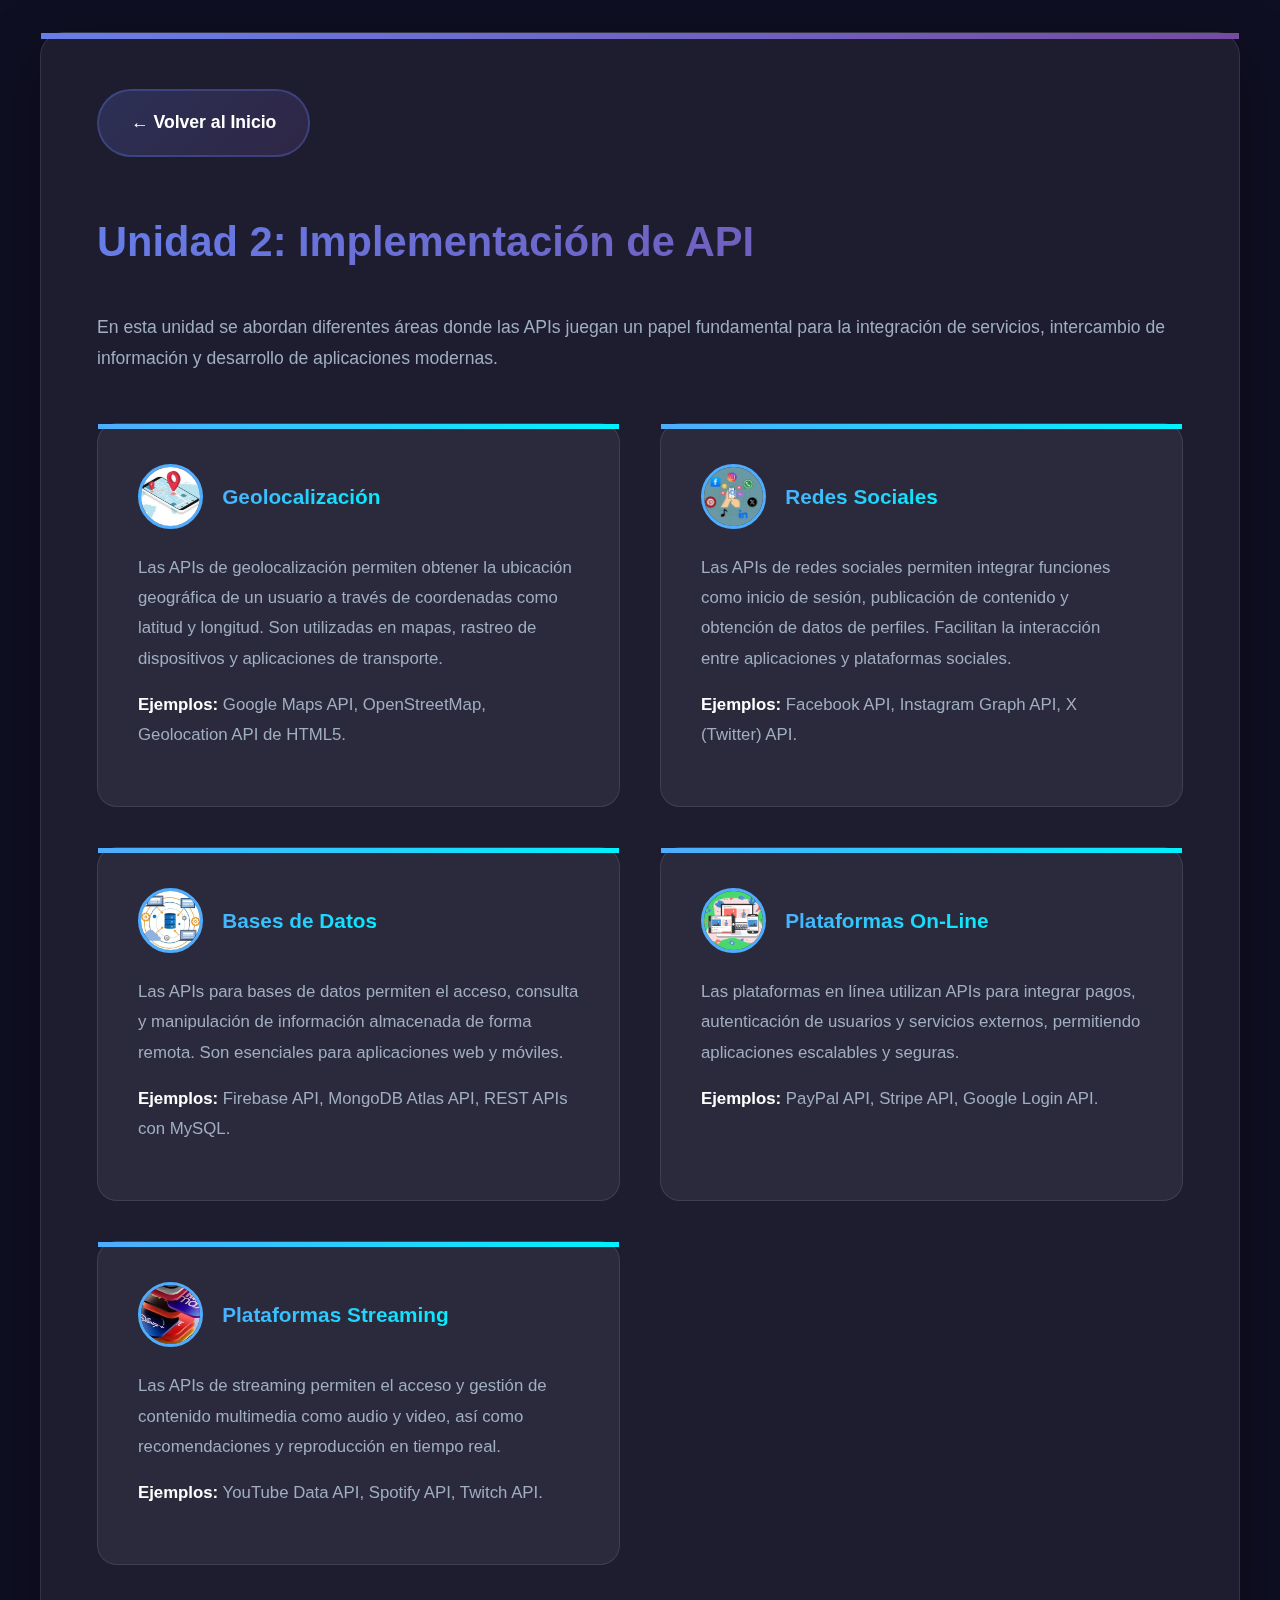
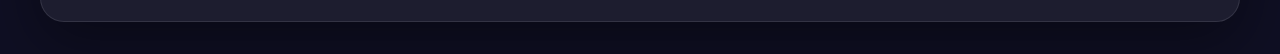
<file: unidad2.html>
<!DOCTYPE html>
<html lang="es">
<head>
    <meta charset="UTF-8">
    <meta name="viewport" content="width=device-width, initial-scale=1.0">
    <title>Unidad 2</title>
    <link rel="stylesheet" href="css/unidad2.css">
</head>
<body>

<div class="container">

 <a href="index.html" class="back-link">← Volver al Inicio</a>

    <h1>Unidad 2: Implementación de API</h1>

    <p class="intro">
        En esta unidad se abordan diferentes áreas donde las APIs juegan un papel
        fundamental para la integración de servicios, intercambio de información
        y desarrollo de aplicaciones modernas.
    </p>

    <div class="cards-grid">

        <!-- GEOLOCALIZACIÓN -->
        <div class="unit-card">
            <div class="card-header">
                <img src="img/geolocalizacion.webp" alt="Geolocalización" class="profile-img">
                <span class="profile-name">Geolocalización</span>
            </div>
            <p>
                Las APIs de geolocalización permiten obtener la ubicación geográfica
                de un usuario a través de coordenadas como latitud y longitud.
                Son utilizadas en mapas, rastreo de dispositivos y aplicaciones de transporte.
            </p>
            <p>
                <strong>Ejemplos:</strong> Google Maps API, OpenStreetMap, Geolocation API de HTML5.
            </p>
        </div>

        <!-- REDES SOCIALES -->
        <div class="unit-card">
            <div class="card-header">
                <img src="img/redes.webp" alt="Redes Sociales" class="profile-img">
                <span class="profile-name">Redes Sociales</span>
            </div>
            <p>
                Las APIs de redes sociales permiten integrar funciones como inicio de sesión,
                publicación de contenido y obtención de datos de perfiles.
                Facilitan la interacción entre aplicaciones y plataformas sociales.
            </p>
            <p>
                <strong>Ejemplos:</strong> Facebook API, Instagram Graph API, X (Twitter) API.
            </p>
        </div>

        <!-- BASES DE DATOS -->
        <div class="unit-card">
            <div class="card-header">
                <img src="img/bases.webp" alt="Bases de Datos" class="profile-img">
                <span class="profile-name">Bases de Datos</span>
            </div>
            <p>
                Las APIs para bases de datos permiten el acceso, consulta y manipulación
                de información almacenada de forma remota.
                Son esenciales para aplicaciones web y móviles.
            </p>
            <p>
                <strong>Ejemplos:</strong> Firebase API, MongoDB Atlas API, REST APIs con MySQL.
            </p>
        </div>

        <!-- PLATAFORMAS ONLINE -->
        <div class="unit-card">
            <div class="card-header">
                <img src="img/online.png" alt="Plataformas Online" class="profile-img">
                <span class="profile-name">Plataformas On-Line</span>
            </div>
            <p>
                Las plataformas en línea utilizan APIs para integrar pagos,
                autenticación de usuarios y servicios externos,
                permitiendo aplicaciones escalables y seguras.
            </p>
            <p>
                <strong>Ejemplos:</strong> PayPal API, Stripe API, Google Login API.
            </p>
        </div>

        <!-- STREAMING -->
        <div class="unit-card">
            <div class="card-header">
                <img src="img/streaming.webp" alt="Streaming" class="profile-img">
                <span class="profile-name">Plataformas Streaming</span>
            </div>
            <p>
                Las APIs de streaming permiten el acceso y gestión de contenido multimedia
                como audio y video, así como recomendaciones y reproducción en tiempo real.
            </p>
            <p>
                <strong>Ejemplos:</strong> YouTube Data API, Spotify API, Twitch API.
            </p>
        </div>

    </div>

</div>

</body>
</html>
</file>
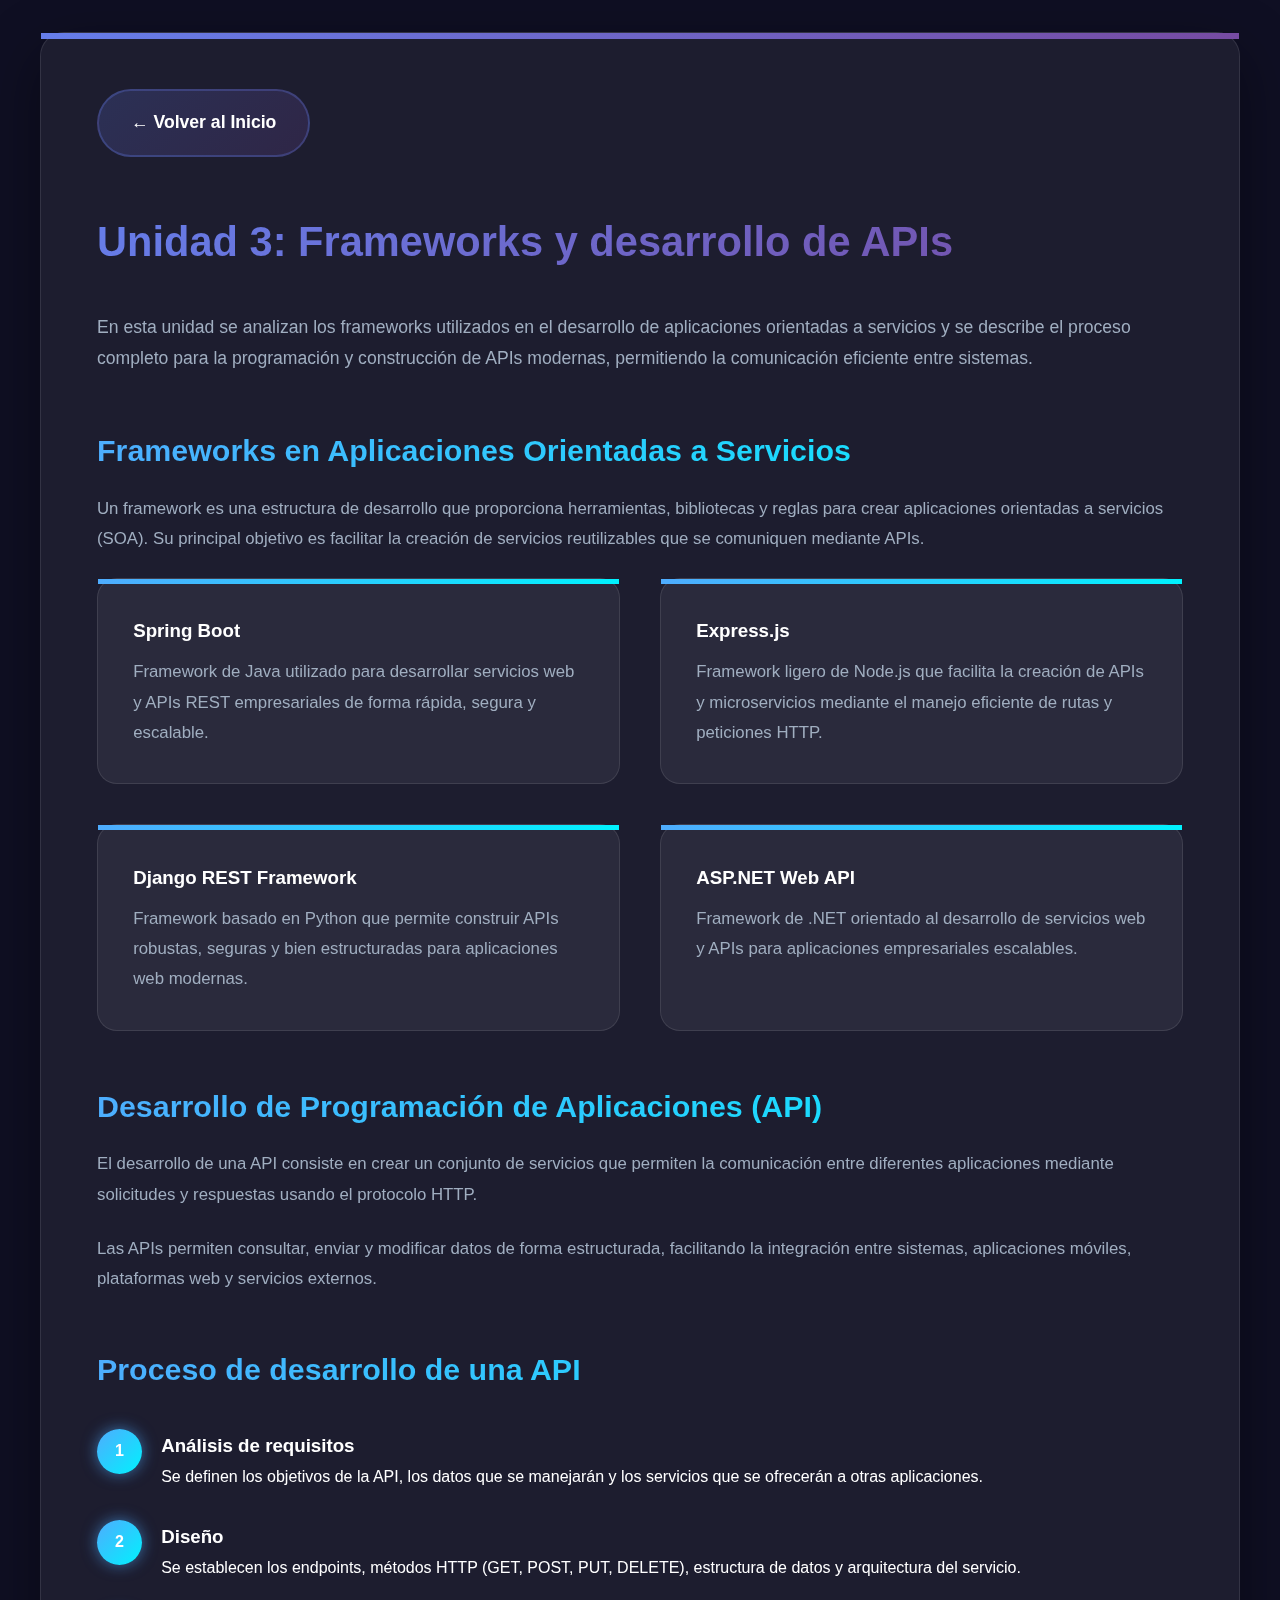
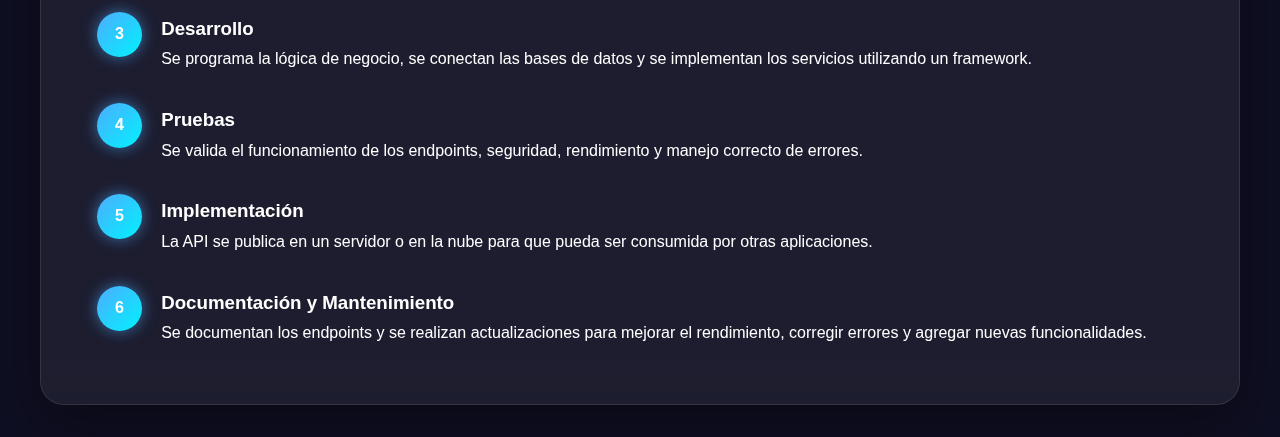
<file: unidad3.html>
<!DOCTYPE html>
<html lang="es">
<head>
    <meta charset="UTF-8">
    <meta name="viewport" content="width=device-width, initial-scale=1.0">
    <title>Unidad 3</title>
    <link rel="stylesheet" href="css/unidad3.css">
</head>
<body>

<div class="container">

    <a href="index.html" class="back-link">← Volver al Inicio</a>

    <h1>Unidad 3: Frameworks y desarrollo de APIs</h1>

    <p class="intro">
        En esta unidad se analizan los frameworks utilizados en el desarrollo de
        aplicaciones orientadas a servicios y se describe el proceso completo para
        la programación y construcción de APIs modernas, permitiendo la comunicación
        eficiente entre sistemas.
    </p>

<!-- SECCIÓN 1: FRAMEWORKS -->

    <section class="section">
        <h2 class="section-title">Frameworks en Aplicaciones Orientadas a Servicios</h2>

        <p class="section-text">
            Un framework es una estructura de desarrollo que proporciona herramientas,
            bibliotecas y reglas para crear aplicaciones orientadas a servicios (SOA).
            Su principal objetivo es facilitar la creación de servicios reutilizables
            que se comuniquen mediante APIs.
        </p>

        <div class="cards-grid">

            <div class="unit-card">
                <h3>Spring Boot</h3>
                <p>
                    Framework de Java utilizado para desarrollar servicios web y APIs REST
                    empresariales de forma rápida, segura y escalable.
                </p>
            </div>

            <div class="unit-card">
                <h3>Express.js</h3>
                <p>
                    Framework ligero de Node.js que facilita la creación de APIs y
                    microservicios mediante el manejo eficiente de rutas y peticiones HTTP.
                </p>
            </div>

            <div class="unit-card">
                <h3>Django REST Framework</h3>
                <p>
                    Framework basado en Python que permite construir APIs robustas,
                    seguras y bien estructuradas para aplicaciones web modernas.
                </p>
            </div>

            <div class="unit-card">
                <h3>ASP.NET Web API</h3>
                <p>
                    Framework de .NET orientado al desarrollo de servicios web y APIs
                    para aplicaciones empresariales escalables.
                </p>
            </div>

        </div>
    </section>

  
<!-- SECCIÓN 2: DESARROLLO DE API -->
   
    <section class="section">
        <h2 class="section-title">Desarrollo de Programación de Aplicaciones (API)</h2>

        <p class="section-text">
            El desarrollo de una API consiste en crear un conjunto de servicios que permiten
            la comunicación entre diferentes aplicaciones mediante solicitudes y respuestas
            usando el protocolo HTTP.
        </p>

        <p class="section-text">
            Las APIs permiten consultar, enviar y modificar datos de forma estructurada,
            facilitando la integración entre sistemas, aplicaciones móviles, plataformas web
            y servicios externos.
        </p>
    </section>

    
<!-- SECCIÓN 3: PROCESO DE DESARROLLO -->
    <section class="section">
        <h2 class="section-title">Proceso de desarrollo de una API</h2>

        <div class="timeline">

            <div class="timeline-step">
                <span class="step-number">1</span>
                <div>
                    <h3>Análisis de requisitos</h3>
                    <p>
                        Se definen los objetivos de la API, los datos que se manejarán
                        y los servicios que se ofrecerán a otras aplicaciones.
                    </p>
                </div>
            </div>

            <div class="timeline-step">
                <span class="step-number">2</span>
                <div>
                    <h3>Diseño</h3>
                    <p>
                        Se establecen los endpoints, métodos HTTP (GET, POST, PUT, DELETE),
                        estructura de datos y arquitectura del servicio.
                    </p>
                </div>
            </div>

            <div class="timeline-step">
                <span class="step-number">3</span>
                <div>
                    <h3>Desarrollo</h3>
                    <p>
                        Se programa la lógica de negocio, se conectan las bases de datos
                        y se implementan los servicios utilizando un framework.
                    </p>
                </div>
            </div>

            <div class="timeline-step">
                <span class="step-number">4</span>
                <div>
                    <h3>Pruebas</h3>
                    <p>
                        Se valida el funcionamiento de los endpoints, seguridad,
                        rendimiento y manejo correcto de errores.
                    </p>
                </div>
            </div>

            <div class="timeline-step">
                <span class="step-number">5</span>
                <div>
                    <h3>Implementación</h3>
                    <p>
                        La API se publica en un servidor o en la nube para que pueda
                        ser consumida por otras aplicaciones.
                    </p>
                </div>
            </div>

            <div class="timeline-step">
                <span class="step-number">6</span>
                <div>
                    <h3>Documentación y Mantenimiento</h3>
                    <p>
                        Se documentan los endpoints y se realizan actualizaciones
                        para mejorar el rendimiento, corregir errores y agregar
                        nuevas funcionalidades.
                    </p>
                </div>
            </div>

        </div>
    </section>

</div>

</body>
</html>
</file>
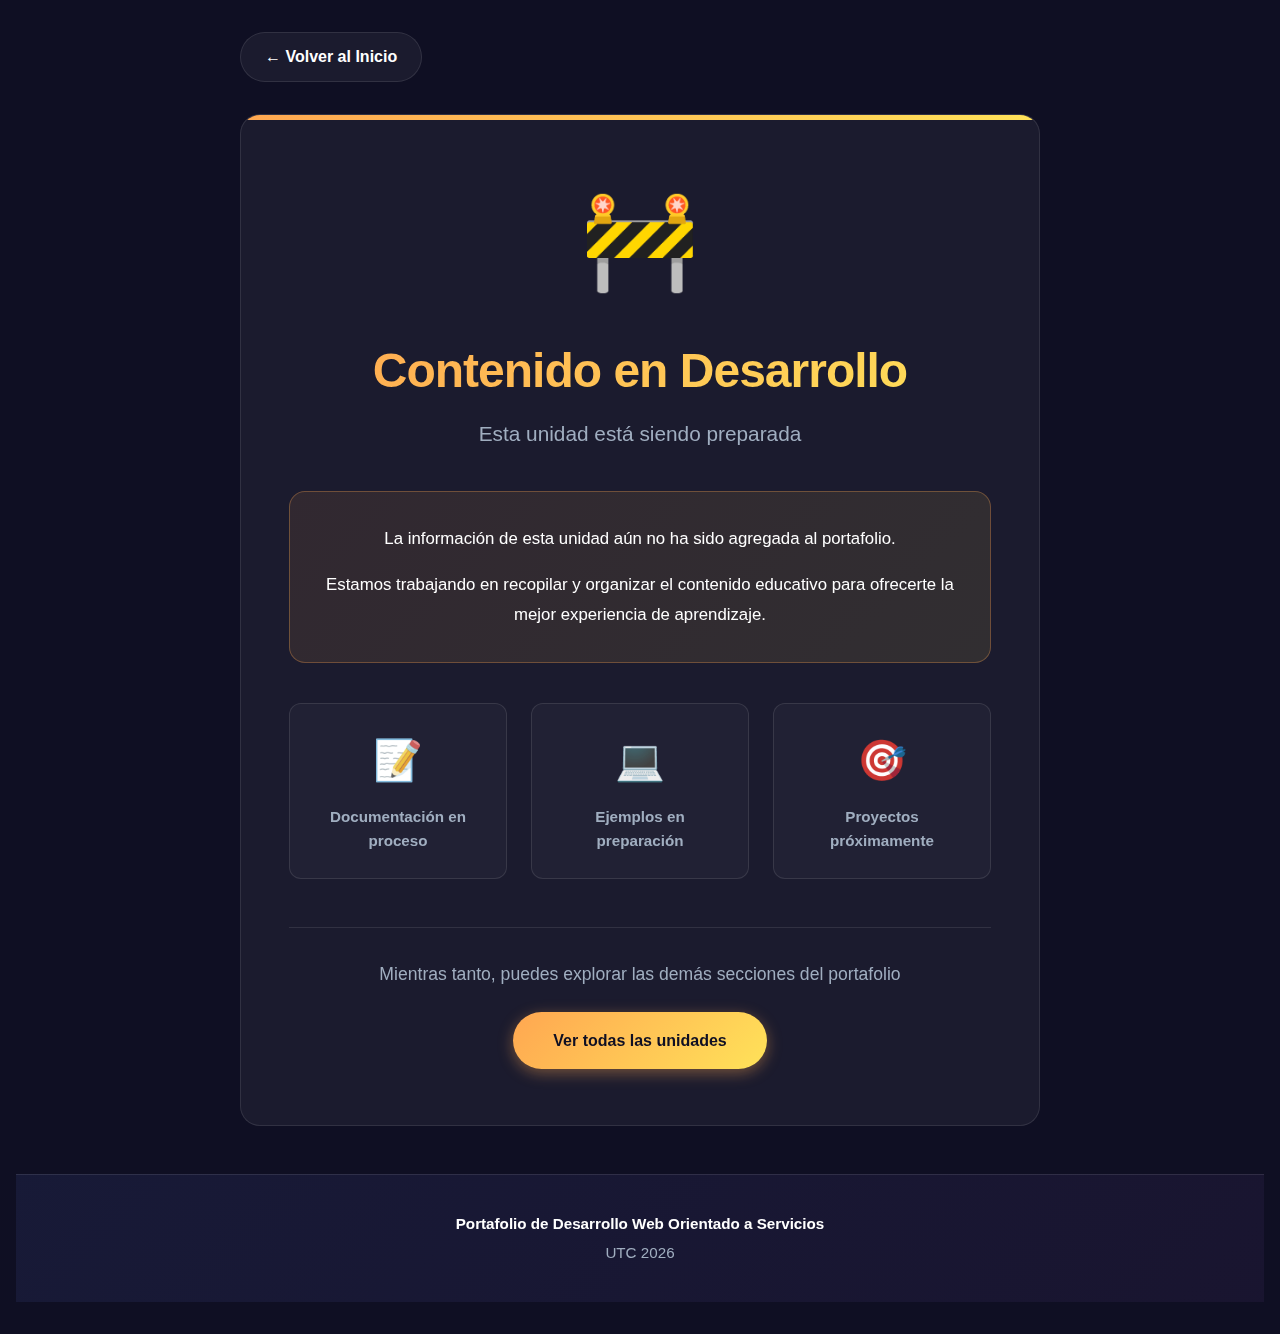
<file: unidades_pendientes.html>
<!DOCTYPE html>
<html lang="es">
<head>
    <link rel="stylesheet" href="css/unidades_pendientes.css">
    <meta charset="UTF-8">
    <meta name="viewport" content="width=device-width, initial-scale=1.0">
    <title>Unidad - En Construcción</title>
</head>
<body>

    <div class="container">
        <a href="index.html" class="back-link">← Volver al Inicio</a>

        <div class="construction-box">
            <div class="icon">🚧</div>
            <h1>Contenido en Desarrollo</h1>
            <p class="subtitle">Esta unidad está siendo preparada</p>
            
            <div class="info-card">
                <p>La información de esta unidad aún no ha sido agregada al portafolio.</p>
                <p>Estamos trabajando en recopilar y organizar el contenido educativo para ofrecerte la mejor experiencia de aprendizaje.</p>
            </div>

            <div class="status-indicators">
                <div class="status-item">
                    <span class="status-icon">📝</span>
                    <span class="status-text">Documentación en proceso</span>
                </div>
                <div class="status-item">
                    <span class="status-icon">💻</span>
                    <span class="status-text">Ejemplos en preparación</span>
                </div>
                <div class="status-item">
                    <span class="status-icon">🎯</span>
                    <span class="status-text">Proyectos próximamente</span>
                </div>
            </div>

            <div class="cta-section">
                <p class="cta-text">Mientras tanto, puedes explorar las demás secciones del portafolio</p>
                <a href="index.html" id="unidades" class="btn-primary">Ver todas las unidades</a>
            </div>
        </div>
    </div>

    <footer>
        <p>Portafolio de Desarrollo Web Orientado a Servicios</p>
        <p>UTC 2026</p>
    </footer>

</body>
</html>
</file>
<file: css/styles.css>
/* ============================================
   RESET Y CONFIGURACIÓN BASE
   ============================================ */
* {
    margin: 0;
    padding: 0;
    box-sizing: border-box;
}

:root {
    --primary-gradient: linear-gradient(135deg, #667eea 0%, #764ba2 100%);
    --secondary-gradient: linear-gradient(135deg, #f093fb 0%, #f5576c 100%);
    --accent-gradient: linear-gradient(135deg, #4facfe 0%, #00f2fe 100%);
    --dark-bg: #0f0f23;
    --card-bg: rgba(255, 255, 255, 0.05);
    --text-light: #ffffff;
    --text-muted: #a0aec0;
    --shadow-glow: 0 8px 32px rgba(102, 126, 234, 0.3);
    --shadow-card: 0 10px 40px rgba(0, 0, 0, 0.3);
}

body {
    font-family: 'Inter', -apple-system, BlinkMacSystemFont, 'Segoe UI', Roboto, sans-serif;
    background: var(--dark-bg);
    color: var(--text-light);
    line-height: 1.6;
    overflow-x: hidden;
    position: relative;
}

/* Fondo animado con partículas */
body::before {
    content: '';
    position: fixed;
    top: 0;
    left: 0;
    width: 100%;
    height: 100%;
    background: 
        radial-gradient(ellipse at 20% 30%, rgba(102, 126, 234, 0.15) 0%, transparent 50%),
        radial-gradient(ellipse at 80% 70%, rgba(118, 75, 162, 0.15) 0%, transparent 50%),
        radial-gradient(ellipse at 50% 50%, rgba(79, 172, 254, 0.1) 0%, transparent 50%);
    z-index: -1;
    animation: bgShift 20s ease-in-out infinite;
}

@keyframes bgShift {
    0%, 100% { opacity: 1; transform: scale(1); }
    50% { opacity: 0.8; transform: scale(1.1); }
}

/* ============================================
   HEADER PRINCIPAL
   ============================================ */
header {
    background: linear-gradient(135deg, rgba(102, 126, 234, 0.1) 0%, rgba(118, 75, 162, 0.1) 100%);
    backdrop-filter: blur(20px);
    border-bottom: 1px solid rgba(255, 255, 255, 0.1);
    position: relative;
    z-index: 1000;
    animation: slideDown 0.6s ease-out;
    box-shadow: 0 4px 30px rgba(0, 0, 0, 0.2);
}

@keyframes slideDown {
    from {
        transform: translateY(-100%);
        opacity: 0;
    }
    to {
        transform: translateY(0);
        opacity: 1;
    }
}

.header-info {
    text-align: center;
    padding: 3rem 2rem 2rem;
    position: relative;
}

.header-info::after {
    content: '';
    position: absolute;
    bottom: 0;
    left: 50%;
    transform: translateX(-50%);
    width: 100px;
    height: 3px;
    background: var(--primary-gradient);
    border-radius: 2px;
}

.header-info h1 {
    font-size: 2.8rem;
    font-weight: 900;
    margin-bottom: 1rem;
    background: var(--primary-gradient);
    -webkit-background-clip: text;
    -webkit-text-fill-color: transparent;
    background-clip: text;
    letter-spacing: -1px;
    text-shadow: 0 0 60px rgba(102, 126, 234, 0.3);
    animation: titleGlow 3s ease-in-out infinite;
}

@keyframes titleGlow {
    0%, 100% { filter: brightness(1); }
    50% { filter: brightness(1.2); }
}

.header-info p {
    color: var(--text-muted);
    font-size: 1.05rem;
    margin: 0.4rem 0;
    font-weight: 500;
}

.header-info p:first-of-type {
    color: #4facfe;
    font-weight: 600;
}

/* ============================================
   NAVBAR
   ============================================ */
.navbar {
    display: flex;
    justify-content: space-between;
    align-items: center;
    padding: 1.5rem 3rem;
    flex-wrap: wrap;
    gap: 1.5rem;
}

.nav-links {
    display: flex;
    list-style: none;
    gap: 2.5rem;
    flex-wrap: wrap;
}

.nav-links li a {
    color: var(--text-light);
    text-decoration: none;
    font-weight: 700;
    font-size: 1.4rem;
    position: relative;
    padding: 1rem 2rem;
    transition: all 0.3s ease;
    display: block;
    border-radius: 12px;
}

.nav-links li a::before {
    content: '';
    position: absolute;
    bottom: 5px;
    left: 50%;
    transform: translateX(-50%);
    width: 0;
    height: 4px;
    background: var(--accent-gradient);
    transition: width 0.4s ease;
    border-radius: 3px;
}

.nav-links li a::after {
    content: '';
    position: absolute;
    inset: 0;
    background: var(--accent-gradient);
    opacity: 0;
    border-radius: 12px;
    z-index: -1;
    transition: opacity 0.3s ease;
}

.nav-links li a:hover {
    color: #ffffff;
    transform: translateY(-5px) scale(1.05);
}

.nav-links li a:hover::before {
    width: 100%;
}

.nav-links li a:hover::after {
    opacity: 0.2;
}

/* Efecto especial para Unidades */
.nav-links li:first-child a {
    background: linear-gradient(135deg, rgba(102, 126, 234, 0.2) 0%, rgba(118, 75, 162, 0.2) 100%);
    border: 2px solid rgba(102, 126, 234, 0.3);
}

.nav-links li:first-child a:hover {
    background: var(--primary-gradient);
    border-color: transparent;
    box-shadow: 0 8px 30px rgba(102, 126, 234, 0.6);
}

/* Efecto especial para Contacto */
.nav-links li:last-child a {
    background: linear-gradient(135deg, rgba(79, 172, 254, 0.2) 0%, rgba(0, 242, 254, 0.2) 100%);
    border: 2px solid rgba(79, 172, 254, 0.3);
}

.nav-links li:last-child a:hover {
    background: var(--accent-gradient);
    border-color: transparent;
    box-shadow: 0 8px 30px rgba(79, 172, 254, 0.6);
}

/* ============================================
   PERFILES
   ============================================ */
.profiles {
    display: flex;
    gap: 2rem;
}

.profiles a {
    display: flex;
    flex-direction: column;
    align-items: center;
    text-decoration: none;
    transition: all 0.3s ease;
    position: relative;
}

.profiles a img {
    border-radius: 50%;
    overflow: hidden;
    width: 100px;
    height: 100px;
    border: 4px solid transparent;
    background: var(--primary-gradient);
    padding: 4px;
    transition: all 0.4s cubic-bezier(0.175, 0.885, 0.32, 1.275);
    position: relative;
    object-fit: cover;
    box-shadow: 0 10px 35px rgba(102, 126, 234, 0.5);
}

.profiles a::before {
    content: '';
    position: absolute;
    top: 0;
    left: 50%;
    transform: translateX(-50%);
    width: 100px;
    height: 100px;
    border-radius: 50%;
    background: var(--accent-gradient);
    opacity: 0;
    z-index: -1;
    transition: all 0.4s ease;
}

.profiles a:hover img {
    transform: scale(1.2) rotate(5deg);
    box-shadow: 0 15px 50px rgba(102, 126, 234, 0.8);
}

.profiles a:hover::before {
    opacity: 0.3;
    transform: translateX(-50%) scale(1.3);
}

.profiles a::after {
    content: attr(data-name);
    margin-top: 0.8rem;
    font-size: 1.1rem;
    font-weight: 700;
    color: var(--text-muted);
    transition: all 0.3s ease;
}

.profiles a:hover::after {
    color: #4facfe;
    transform: translateY(-2px);
}

/* ============================================
   SECCIÓN DE BIENVENIDA
   ============================================ */
.welcome-section {
    text-align: center;
    padding: 5rem 2rem;
    max-width: 1000px;
    margin: 0 auto;
    animation: fadeInUp 0.8s ease-out 0.2s both;
    position: relative;
}

.welcome-section::before {
    content: '✨';
    position: absolute;
    top: 2rem;
    left: 50%;
    transform: translateX(-50%);
    font-size: 3rem;
    animation: float 3s ease-in-out infinite;
}

@keyframes fadeInUp {
    from {
        opacity: 0;
        transform: translateY(30px);
    }
    to {
        opacity: 1;
        transform: translateY(0);
    }
}

.welcome-section h2 {
    font-size: 3.5rem;
    font-weight: 900;
    background: var(--secondary-gradient);
    -webkit-background-clip: text;
    -webkit-text-fill-color: transparent;
    background-clip: text;
    margin-bottom: 1.8rem;
    letter-spacing: -1.5px;
    line-height: 1.2;
}

.welcome-section p {
    font-size: 1.25rem;
    color: var(--text-muted);
    line-height: 2;
    max-width: 800px;
    margin: 0 auto;
    font-weight: 400;
}

/* ============================================
   CONTENEDOR DE UNIDADES
   ============================================ */
.units-container {
    display: grid;
    grid-template-columns: repeat(2, 1fr);
    gap: 3rem;
    padding: 4rem 3rem 6rem;
    max-width: 1400px;
    margin: 0 auto;
    position: relative;
}

/* Decoración de fondo */
.units-container::before {
    content: '';
    position: absolute;
    top: -50px;
    left: 50%;
    transform: translateX(-50%);
    width: 200px;
    height: 4px;
    background: var(--primary-gradient);
    border-radius: 2px;
}

/* ============================================
   TARJETAS
   ============================================ */
.card {
    background: var(--card-bg);
    backdrop-filter: blur(20px);
    border: 1px solid rgba(255, 255, 255, 0.1);
    border-radius: 24px;
    padding: 3rem;
    transition: all 0.5s cubic-bezier(0.175, 0.885, 0.32, 1.275);
    position: relative;
    overflow: hidden;
    animation: fadeInUp 0.6s ease-out both;
    cursor: pointer;
}

.card::before {
    content: '';
    position: absolute;
    top: 0;
    left: 0;
    right: 0;
    height: 5px;
    background: var(--primary-gradient);
    transform: scaleX(0);
    transform-origin: left;
    transition: transform 0.5s ease;
}

.card::after {
    content: '';
    position: absolute;
    top: 50%;
    left: 50%;
    transform: translate(-50%, -50%);
    width: 0;
    height: 0;
    background: radial-gradient(circle, rgba(102, 126, 234, 0.2) 0%, transparent 70%);
    border-radius: 50%;
    transition: all 0.6s ease;
    z-index: 0;
}

.card:nth-child(1) { animation-delay: 0.1s; }
.card:nth-child(2) { animation-delay: 0.2s; }
.card:nth-child(3) { animation-delay: 0.3s; }
.card:nth-child(4) { animation-delay: 0.4s; }

.card:nth-child(1)::before { background: var(--primary-gradient); }
.card:nth-child(2)::before { background: var(--secondary-gradient); }
.card:nth-child(3)::before { background: var(--accent-gradient); }
.card:nth-child(4)::before { background: linear-gradient(135deg, #fa709a 0%, #fee140 100%); }

.card:hover {
    transform: translateY(-15px) scale(1.02);
    box-shadow: 0 20px 60px rgba(0, 0, 0, 0.4);
    background: rgba(255, 255, 255, 0.1);
    border-color: rgba(255, 255, 255, 0.3);
}

.card:hover::before {
    transform: scaleX(1);
}

.card:hover::after {
    width: 500px;
    height: 500px;
}

.card h3 {
    font-size: 2.2rem;
    font-weight: 900;
    margin-bottom: 1.2rem;
    background: var(--primary-gradient);
    -webkit-background-clip: text;
    -webkit-text-fill-color: transparent;
    background-clip: text;
    position: relative;
    z-index: 1;
    letter-spacing: -0.5px;
}

.card:nth-child(2) h3 { background: var(--secondary-gradient); -webkit-background-clip: text; background-clip: text; -webkit-text-fill-color: transparent; }
.card:nth-child(3) h3 { background: var(--accent-gradient); -webkit-background-clip: text; background-clip: text; -webkit-text-fill-color: transparent; }
.card:nth-child(4) h3 { background: linear-gradient(135deg, #fa709a 0%, #fee140 100%); -webkit-background-clip: text; background-clip: text; -webkit-text-fill-color: transparent; }

.card p {
    color: var(--text-muted);
    font-size: 1.1rem;
    margin-bottom: 2rem;
    line-height: 1.8;
    position: relative;
    z-index: 1;
}

/* ============================================
   BOTONES
   ============================================ */
.btn {
    display: inline-block;
    padding: 1rem 2.5rem;
    background: var(--primary-gradient);
    color: white;
    text-decoration: none;
    border-radius: 50px;
    font-weight: 700;
    font-size: 1rem;
    transition: all 0.4s ease;
    box-shadow: 0 6px 20px rgba(102, 126, 234, 0.4);
    position: relative;
    overflow: hidden;
    z-index: 1;
}

.btn::before {
    content: '';
    position: absolute;
    top: 50%;
    left: 50%;
    transform: translate(-50%, -50%);
    width: 0;
    height: 0;
    background: rgba(255, 255, 255, 0.3);
    border-radius: 50%;
    transition: all 0.6s ease;
    z-index: -1;
}

.btn:hover {
    transform: translateY(-3px);
    box-shadow: 0 10px 35px rgba(102, 126, 234, 0.7);
}

.btn:hover::before {
    width: 300px;
    height: 300px;
}

/* ============================================
   FOOTER
   ============================================ */
footer {
    background: linear-gradient(135deg, rgba(102, 126, 234, 0.15) 0%, rgba(118, 75, 162, 0.15) 100%);
    backdrop-filter: blur(20px);
    border-top: 1px solid rgba(255, 255, 255, 0.1);
    padding: 3rem 2rem;
    text-align: center;
    margin-top: 5rem;
    position: relative;
}

footer::before {
    content: '';
    position: absolute;
    top: 0;
    left: 50%;
    transform: translateX(-50%);
    width: 150px;
    height: 3px;
    background: var(--primary-gradient);
    border-radius: 2px;
}

footer p {
    color: var(--text-muted);
    margin: 0.6rem 0;
    font-size: 1rem;
}

footer p:first-child,
footer p:nth-child(2) {
    font-weight: 700;
    color: var(--text-light);
    font-size: 1.1rem;
}

footer p:nth-child(3) {
    background: var(--accent-gradient);
    -webkit-background-clip: text;
    -webkit-text-fill-color: transparent;
    background-clip: text;
    font-weight: 600;
    margin-top: 1rem;
}

/* ============================================
   RESPONSIVE
   ============================================ */
@media (max-width: 768px) {
    .header-info h1 {
        font-size: 2rem;
    }

    .navbar {
        flex-direction: column;
        padding: 1.5rem 1rem;
    }

    .nav-links {
        gap: 1.5rem;
        justify-content: center;
        flex-direction: column;
        width: 100%;
    }

    .nav-links li a {
        font-size: 1.2rem;
        text-align: center;
    }

    .welcome-section {
        padding: 3rem 1.5rem;
    }

    .welcome-section h2 {
        font-size: 2.5rem;
    }

    .welcome-section p {
        font-size: 1.1rem;
    }

    .units-container {
        grid-template-columns: 1fr;
        padding: 3rem 1.5rem;
        gap: 2rem;
    }

    .card {
        padding: 2.5rem;
    }

    .profiles a img {
        width: 80px;
        height: 80px;
    }

    .profiles a::before {
        width: 80px;
        height: 80px;
    }
}

/* ============================================
   EFECTOS ADICIONALES
   ============================================ */
@keyframes float {
    0%, 100% { transform: translateY(0) translateX(-50%); }
    50% { transform: translateY(-15px) translateX(-50%); }
}

.card:hover h3 {
    animation: shimmer 2s ease-in-out infinite;
}

@keyframes shimmer {
    0% { filter: brightness(1); }
    50% { filter: brightness(1.3); }
    100% { filter: brightness(1); }
}

/* Scroll suave */
html {
    scroll-behavior: smooth;
}
</file>
<file: css/perfiles.css>
/* ============================================
   RESET Y CONFIGURACIÓN BASE
   ============================================ */
* {
    margin: 0;
    padding: 0;
    box-sizing: border-box;
}

:root {
    --primary-gradient: linear-gradient(135deg, #667eea 0%, #764ba2 100%);
    --secondary-gradient: linear-gradient(135deg, #f093fb 0%, #f5576c 100%);
    --accent-gradient: linear-gradient(135deg, #4facfe 0%, #00f2fe 100%);
    --success-gradient: linear-gradient(135deg, #84fab0 0%, #8fd3f4 100%);
    --dark-bg: #0f0f23;
    --card-bg: rgba(255, 255, 255, 0.05);
    --text-light: #ffffff;
    --text-muted: #a0aec0;
    --shadow-glow: 0 8px 32px rgba(102, 126, 234, 0.3);
    --shadow-card: 0 10px 40px rgba(0, 0, 0, 0.3);
}

body {
    font-family: 'Inter', -apple-system, BlinkMacSystemFont, 'Segoe UI', Roboto, sans-serif;
    background: var(--dark-bg);
    color: var(--text-light);
    line-height: 1.6;
    min-height: 100vh;
    padding: 2rem 1rem;
    animation: fadeIn 0.8s ease-out;
}

@keyframes fadeIn {
    from {
        opacity: 0;
    }
    to {
        opacity: 1;
    }
}

/* ============================================
   ENLACE DE REGRESO
   ============================================ */
.back-link {
    display: inline-flex;
    align-items: center;
    gap: 0.5rem;
    color: var(--text-light);
    text-decoration: none;
    font-weight: 600;
    font-size: 1rem;
    padding: 0.7rem 1.5rem;
    border-radius: 50px;
    background: rgba(255, 255, 255, 0.05);
    border: 1px solid rgba(255, 255, 255, 0.1);
    transition: all 0.3s ease;
    margin: 0 auto 2rem;
    max-width: 1000px;
    display: inline-flex;
}

.back-link:hover {
    background: var(--primary-gradient);
    transform: translateX(-5px);
    box-shadow: var(--shadow-glow);
    border-color: transparent;
}

/* ============================================
   CONTENEDOR PRINCIPAL
   ============================================ */
.profile-container {
    max-width: 1000px;
    margin: 0 auto;
    animation: slideUp 0.8s ease-out;
}

@keyframes slideUp {
    from {
        opacity: 0;
        transform: translateY(30px);
    }
    to {
        opacity: 1;
        transform: translateY(0);
    }
}

/* ============================================
   HEADER DEL PERFIL
   ============================================ */
.profile-header {
    background: var(--card-bg);
    backdrop-filter: blur(10px);
    border: 1px solid rgba(255, 255, 255, 0.1);
    border-radius: 20px;
    padding: 3rem;
    margin-bottom: 2rem;
    display: flex;
    align-items: center;
    gap: 3rem;
    position: relative;
    overflow: hidden;
    transition: all 0.4s ease;
}

.profile-header::before {
    content: '';
    position: absolute;
    top: 0;
    left: 0;
    right: 0;
    height: 5px;
    background: var(--primary-gradient);
}

.profile-header:hover {
    background: rgba(255, 255, 255, 0.08);
    border-color: rgba(255, 255, 255, 0.2);
    box-shadow: var(--shadow-card);
}

/* ============================================
   IMAGEN DE PERFIL
   ============================================ */
.profile-image-wrapper {
    position: relative;
    flex-shrink: 0;
}

.profile-image {
    width: 180px;
    height: 180px;
    border-radius: 50%;
    object-fit: cover;
    border: 4px solid transparent;
    background: var(--primary-gradient);
    padding: 4px;
    box-shadow: 0 10px 40px rgba(102, 126, 234, 0.4);
    transition: all 0.3s ease;
}

.profile-image:hover {
    transform: scale(1.05);
    box-shadow: 0 15px 50px rgba(102, 126, 234, 0.6);
}

.status-badge {
    position: absolute;
    bottom: 10px;
    right: 10px;
    background: var(--success-gradient);
    color: #0f0f23;
    padding: 0.4rem 1rem;
    border-radius: 20px;
    font-size: 0.85rem;
    font-weight: 700;
    box-shadow: 0 4px 15px rgba(132, 250, 176, 0.4);
    animation: pulse 2s ease-in-out infinite;
}

@keyframes pulse {
    0%, 100% {
        transform: scale(1);
    }
    50% {
        transform: scale(1.05);
    }
}

/* ============================================
   INFORMACIÓN DEL PERFIL
   ============================================ */
.profile-info {
    flex: 1;
}

.profile-info h1 {
    font-size: 2.5rem;
    font-weight: 900;
    background: var(--primary-gradient);
    -webkit-background-clip: text;
    -webkit-text-fill-color: transparent;
    background-clip: text;
    margin-bottom: 0.5rem;
    letter-spacing: -1px;
}

.role {
    font-size: 1.3rem;
    color: #4facfe;
    font-weight: 600;
    margin-bottom: 0.8rem;
}

.education {
    font-size: 1.1rem;
    color: var(--text-light);
    margin-bottom: 0.3rem;
}

.institution {
    font-size: 1rem;
    color: var(--text-muted);
}

/* ============================================
   TARJETAS DE SECCIÓN
   ============================================ */
.section-card {
    background: var(--card-bg);
    backdrop-filter: blur(10px);
    border: 1px solid rgba(255, 255, 255, 0.1);
    border-radius: 20px;
    padding: 2.5rem;
    margin-bottom: 2rem;
    transition: all 0.4s ease;
    position: relative;
    overflow: hidden;
}

.section-card::before {
    content: '';
    position: absolute;
    top: 0;
    left: 0;
    right: 0;
    height: 3px;
    background: var(--secondary-gradient);
    transform: scaleX(0);
    transition: transform 0.4s ease;
}

.section-card:hover {
    background: rgba(255, 255, 255, 0.08);
    border-color: rgba(255, 255, 255, 0.2);
    box-shadow: var(--shadow-card);
}

.section-card:hover::before {
    transform: scaleX(1);
}

.section-card h2 {
    font-size: 2rem;
    font-weight: 800;
    background: var(--secondary-gradient);
    -webkit-background-clip: text;
    -webkit-text-fill-color: transparent;
    background-clip: text;
    margin-bottom: 1.5rem;
    letter-spacing: -0.5px;
}

.section-card p {
    color: var(--text-muted);
    font-size: 1.05rem;
    line-height: 1.8;
    margin-bottom: 1rem;
}

.section-card p:last-child {
    margin-bottom: 0;
}

/* ============================================
   GRID DE HABILIDADES
   ============================================ */
.skills-grid {
    display: grid;
    grid-template-columns: repeat(auto-fit, minmax(200px, 1fr));
    gap: 1.5rem;
}

.skill-item {
    display: flex;
    align-items: center;
    gap: 1rem;
    padding: 1.2rem 1.5rem;
    background: rgba(255, 255, 255, 0.03);
    border: 1px solid rgba(255, 255, 255, 0.1);
    border-radius: 12px;
    transition: all 0.3s ease;
}

.skill-item:hover {
    background: rgba(102, 126, 234, 0.1);
    border-color: rgba(102, 126, 234, 0.5);
    transform: translateY(-5px);
    box-shadow: 0 8px 20px rgba(102, 126, 234, 0.2);
}

.skill-icon {
    font-size: 2rem;
    filter: grayscale(0.3);
    transition: all 0.3s ease;
}

.skill-item:hover .skill-icon {
    filter: grayscale(0);
    transform: scale(1.1);
}

.skill-name {
    color: var(--text-light);
    font-weight: 600;
    font-size: 1rem;
}

/* ============================================
   LISTA DE INTERESES
   ============================================ */
.interests-list {
    display: flex;
    flex-direction: column;
    gap: 1.5rem;
}

.interest-item {
    display: flex;
    align-items: flex-start;
    gap: 1.5rem;
    padding: 1.5rem;
    background: rgba(255, 255, 255, 0.03);
    border: 1px solid rgba(255, 255, 255, 0.1);
    border-left: 4px solid transparent;
    border-radius: 12px;
    transition: all 0.3s ease;
}

.interest-item:nth-child(1) { border-left-color: #667eea; }
.interest-item:nth-child(2) { border-left-color: #f093fb; }
.interest-item:nth-child(3) { border-left-color: #4facfe; }

.interest-item:hover {
    background: rgba(255, 255, 255, 0.08);
    transform: translateX(10px);
    box-shadow: -5px 5px 20px rgba(102, 126, 234, 0.2);
}

.interest-icon {
    font-size: 2.5rem;
    flex-shrink: 0;
}

.interest-item h3 {
    color: var(--text-light);
    font-size: 1.2rem;
    font-weight: 700;
    margin-bottom: 0.3rem;
}

.interest-item p {
    color: var(--text-muted);
    font-size: 0.95rem;
    margin: 0;
}

/* ============================================
   TARJETA DE CONTACTO
   ============================================ */
.contact-card::before {
    background: var(--accent-gradient);
}

.contact-info {
    display: flex;
    flex-direction: column;
    gap: 1.2rem;
    margin-bottom: 2rem;
}

.contact-item {
    display: flex;
    align-items: center;
    gap: 1rem;
    padding: 1rem 1.5rem;
    background: rgba(255, 255, 255, 0.03);
    border: 1px solid rgba(255, 255, 255, 0.1);
    border-radius: 12px;
    transition: all 0.3s ease;
}

.contact-item:hover {
    background: rgba(79, 172, 254, 0.1);
    border-color: rgba(79, 172, 254, 0.5);
    transform: translateX(5px);
}

.contact-icon {
    font-size: 1.8rem;
}

.contact-item a {
    color: var(--text-light);
    text-decoration: none;
    font-weight: 600;
    transition: color 0.3s ease;
}

.contact-item a:hover {
    color: #4facfe;
}

.contact-item span {
    color: var(--text-light);
    font-weight: 600;
}

.btn-contact {
    display: inline-block;
    padding: 1rem 2.5rem;
    background: var(--accent-gradient);
    color: white;
    text-decoration: none;
    border-radius: 50px;
    font-weight: 700;
    font-size: 1rem;
    transition: all 0.3s ease;
    box-shadow: 0 4px 15px rgba(79, 172, 254, 0.4);
    position: relative;
    overflow: hidden;
}

.btn-contact::before {
    content: '';
    position: absolute;
    top: 0;
    left: -100%;
    width: 100%;
    height: 100%;
    background: rgba(255, 255, 255, 0.2);
    transition: left 0.5s ease;
}

.btn-contact:hover {
    transform: translateY(-3px);
    box-shadow: 0 6px 25px rgba(79, 172, 254, 0.6);
}

.btn-contact:hover::before {
    left: 100%;
}

/* ============================================
   FOOTER
   ============================================ */
footer {
    background: linear-gradient(135deg, rgba(102, 126, 234, 0.1) 0%, rgba(118, 75, 162, 0.1) 100%);
    backdrop-filter: blur(10px);
    border-top: 1px solid rgba(255, 255, 255, 0.1);
    padding: 2rem;
    text-align: center;
    margin-top: 3rem;
}

footer p {
    color: var(--text-muted);
    font-size: 0.95rem;
    margin: 0.3rem 0;
}

footer p:first-child {
    font-weight: 600;
    color: var(--text-light);
}

/* ============================================
   RESPONSIVE
   ============================================ */
@media (max-width: 768px) {
    body {
        padding: 1rem 0.5rem;
    }

    .profile-header {
        flex-direction: column;
        text-align: center;
        padding: 2rem 1.5rem;
        gap: 2rem;
    }

    .profile-info h1 {
        font-size: 2rem;
    }

    .profile-image {
        width: 150px;
        height: 150px;
    }

    .section-card {
        padding: 2rem 1.5rem;
    }

    .section-card h2 {
        font-size: 1.6rem;
    }

    .skills-grid {
        grid-template-columns: 1fr;
    }

    .interest-item {
        flex-direction: column;
        text-align: center;
    }

    .btn-contact {
        width: 100%;
        text-align: center;
    }
}
</file>
<file: css/unidad1.css>
/* ============================================
   RESET Y CONFIGURACIÓN BASE
   ============================================ */
* {
    margin: 0;
    padding: 0;
    box-sizing: border-box;
}

:root {
    --primary-gradient: linear-gradient(135deg, #667eea 0%, #764ba2 100%);
    --secondary-gradient: linear-gradient(135deg, #f093fb 0%, #f5576c 100%);
    --accent-gradient: linear-gradient(135deg, #4facfe 0%, #00f2fe 100%);
    --success-gradient: linear-gradient(135deg, #84fab0 0%, #8fd3f4 100%);
    --warning-gradient: linear-gradient(135deg, #ffa751 0%, #ffe259 100%);
    --dark-bg: #0f0f23;
    --card-bg: rgba(255, 255, 255, 0.05);
    --text-light: #ffffff;
    --text-muted: #a0aec0;
    --shadow-glow: 0 8px 32px rgba(102, 126, 234, 0.3);
    --shadow-card: 0 10px 40px rgba(0, 0, 0, 0.3);
}

body {
    font-family: 'Inter', -apple-system, BlinkMacSystemFont, 'Segoe UI', Roboto, sans-serif;
    background: var(--dark-bg);
    color: var(--text-light);
    line-height: 1.8;
    min-height: 100vh;
    padding: 2rem 1rem;
    animation: fadeIn 0.6s ease-out;
    position: relative;
}

/* Fondo animado */
body::before {
    content: '';
    position: fixed;
    top: 0;
    left: 0;
    width: 100%;
    height: 100%;
    background: 
        radial-gradient(ellipse at 20% 30%, rgba(102, 126, 234, 0.15) 0%, transparent 50%),
        radial-gradient(ellipse at 80% 70%, rgba(118, 75, 162, 0.15) 0%, transparent 50%);
    z-index: -1;
    animation: bgShift 20s ease-in-out infinite;
}

@keyframes bgShift {
    0%, 100% { opacity: 1; }
    50% { opacity: 0.7; }
}

@keyframes fadeIn {
    from {
        opacity: 0;
    }
    to {
        opacity: 1;
    }
}

/* ============================================
   CONTENEDOR PRINCIPAL
   ============================================ */
.container {
    max-width: 1100px;
    margin: 0 auto;
    background: var(--card-bg);
    backdrop-filter: blur(20px);
    border: 1px solid rgba(255, 255, 255, 0.1);
    border-radius: 24px;
    padding: 3.5rem;
    position: relative;
    overflow: hidden;
    animation: slideUp 0.8s ease-out;
    box-shadow: 0 20px 60px rgba(0, 0, 0, 0.3);
}

@keyframes slideUp {
    from {
        opacity: 0;
        transform: translateY(30px);
    }
    to {
        opacity: 1;
        transform: translateY(0);
    }
}

.container::before {
    content: '';
    position: absolute;
    top: 0;
    left: 0;
    right: 0;
    height: 6px;
    background: var(--primary-gradient);
}

/* .container::after {
    content: '📚';
    position: absolute;
    top: 2rem;
    right: 2rem;
    font-size: 3rem;
    opacity: 0.1;
    animation: float 3s ease-in-out infinite;
} */

@keyframes float {
    0%, 100% { transform: translateY(0); }
    50% { transform: translateY(-15px); }
}

/* ============================================
   ENLACE DE REGRESO
   ============================================ */
.back-link {
    display: inline-flex;
    align-items: center;
    gap: 0.5rem;
    color: var(--text-light);
    text-decoration: none;
    font-weight: 700;
    font-size: 1.1rem;
    padding: 1rem 2rem;
    border-radius: 50px;
    background: linear-gradient(135deg, rgba(102, 126, 234, 0.2) 0%, rgba(118, 75, 162, 0.2) 100%);
    border: 2px solid rgba(102, 126, 234, 0.3);
    transition: all 0.3s ease;
    margin-bottom: 3rem;
}

.back-link:hover {
    background: var(--primary-gradient);
    transform: translateX(-8px) scale(1.05);
    box-shadow: 0 10px 40px rgba(102, 126, 234, 0.6);
    border-color: transparent;
}

/* ============================================
   TÍTULOS
   ============================================ */
h1 {
    font-size: 2.8rem;
    font-weight: 900;
    background: var(--primary-gradient);
    -webkit-background-clip: text;
    -webkit-text-fill-color: transparent;
    background-clip: text;
    margin-bottom: 3rem;
    letter-spacing: -1px;
    line-height: 1.2;
    padding-bottom: 1rem;
    border-bottom: 3px solid rgba(102, 126, 234, 0.3);
    animation: titleGlow 3s ease-in-out infinite;
}

@keyframes titleGlow {
    0%, 100% { filter: brightness(1); }
    50% { filter: brightness(1.3); }
}

h2 {
    font-size: 2.2rem;
    font-weight: 800;
    background: var(--secondary-gradient);
    -webkit-background-clip: text;
    -webkit-text-fill-color: transparent;
    background-clip: text;
    margin-top: 3.5rem;
    margin-bottom: 1.8rem;
    letter-spacing: -0.5px;
    position: relative;
    padding-left: 1.5rem;
}

h2::before {
    content: '';
    position: absolute;
    left: 0;
    top: 50%;
    transform: translateY(-50%);
    width: 6px;
    height: 80%;
    background: var(--secondary-gradient);
    border-radius: 3px;
}

h3 {
    font-size: 1.6rem;
    font-weight: 700;
    background: var(--accent-gradient);
    -webkit-background-clip: text;
    -webkit-text-fill-color: transparent;
    background-clip: text;
    margin-top: 2rem;
    margin-bottom: 1.2rem;
    letter-spacing: -0.3px;
}

/* ============================================
   CAJA DE CONCEPTO
   ============================================ */
.concept-box {
    background: linear-gradient(135deg, rgba(102, 126, 234, 0.15) 0%, rgba(118, 75, 162, 0.15) 100%);
    border-left: 5px solid #667eea;
    border-radius: 16px;
    padding: 2rem;
    margin: 2rem 0;
    position: relative;
    overflow: hidden;
    transition: all 0.4s ease;
    backdrop-filter: blur(10px);
}

.concept-box::before {
    content: '💡';
    position: absolute;
    top: 1.5rem;
    right: 1.5rem;
    font-size: 3rem;
    opacity: 0.2;
    animation: pulse 2s ease-in-out infinite;
}

@keyframes pulse {
    0%, 100% { transform: scale(1); opacity: 0.2; }
    50% { transform: scale(1.1); opacity: 0.3; }
}

.concept-box:hover {
    background: linear-gradient(135deg, rgba(102, 126, 234, 0.25) 0%, rgba(118, 75, 162, 0.25) 100%);
    transform: translateX(10px);
    box-shadow: -8px 0 30px rgba(102, 126, 234, 0.4);
    border-left-width: 8px;
}

.concept-box h3 {
    margin-top: 0;
    margin-bottom: 1rem;
    font-size: 1.4rem;
}

.concept-box p {
    margin: 0;
    font-size: 1.1rem;
    color: var(--text-light);
    line-height: 1.9;
}

/* ============================================
   PÁRRAFOS
   ============================================ */
p {
    color: var(--text-muted);
    font-size: 1.1rem;
    margin-bottom: 1.5rem;
    line-height: 1.9;
}

p strong {
    color: var(--text-light);
    font-weight: 700;
    background: linear-gradient(135deg, #667eea 0%, #4facfe 100%);
    -webkit-background-clip: text;
    -webkit-text-fill-color: transparent;
    background-clip: text;
}

/* ============================================
   LISTAS
   ============================================ */
ul {
    list-style: none;
    margin: 2rem 0;
    padding-left: 0;
}

ul li {
    position: relative;
    padding-left: 2.5rem;
    margin-bottom: 1.5rem;
    color: var(--text-muted);
    font-size: 1.1rem;
    line-height: 1.9;
    transition: all 0.3s ease;
    padding: 1rem 1rem 1rem 2.5rem;
    border-radius: 12px;
}

ul li::before {
    content: '▸';
    position: absolute;
    left: 0.5rem;
    top: 1rem;
    color: #667eea;
    font-size: 1.8rem;
    font-weight: bold;
    transition: all 0.3s ease;
}

ul li:hover {
    background: rgba(102, 126, 234, 0.1);
    color: var(--text-light);
    transform: translateX(8px);
    padding-left: 3rem;
}

ul li:hover::before {
    color: #4facfe;
    transform: scale(1.3);
    left: 0.8rem;
}

ul li strong {
    color: var(--text-light);
    font-weight: 700;
    background: linear-gradient(135deg, #667eea 0%, #4facfe 100%);
    -webkit-background-clip: text;
    -webkit-text-fill-color: transparent;
    background-clip: text;
    font-size: 1.15rem;
}

ul li br {
    margin-bottom: 0.3rem;
}

/* ============================================
   CAJAS DE ENLACES (PROYECTOS)
   ============================================ */
.links-box {
    background: var(--card-bg);
    backdrop-filter: blur(10px);
    border: 1px solid rgba(255, 255, 255, 0.1);
    border-radius: 16px;
    padding: 2rem;
    margin: 1.5rem 0;
    display: flex;
    justify-content: space-between;
    align-items: center;
    flex-wrap: wrap;
    gap: 1.5rem;
    transition: all 0.4s ease;
    position: relative;
    overflow: hidden;
}

.links-box::before {
    content: '';
    position: absolute;
    top: 0;
    left: 0;
    right: 0;
    height: 4px;
    background: var(--success-gradient);
    transform: scaleX(0);
    transition: transform 0.4s ease;
}

.links-box:nth-child(odd)::before {
    background: var(--accent-gradient);
}

.links-box:hover {
    background: rgba(255, 255, 255, 0.1);
    border-color: rgba(132, 250, 176, 0.5);
    transform: translateY(-5px);
    box-shadow: 0 15px 40px rgba(132, 250, 176, 0.3);
}

.links-box:nth-child(odd):hover {
    border-color: rgba(79, 172, 254, 0.5);
    box-shadow: 0 15px 40px rgba(79, 172, 254, 0.3);
}

.links-box:hover::before {
    transform: scaleX(1);
}

.links-box p {
    margin: 0;
    font-size: 1.2rem;
    font-weight: 600;
    color: var(--text-light);
}

.links-box a {
    display: inline-block;
    padding: 1rem 2.5rem;
    background: var(--success-gradient);
    color: white;
    text-decoration: none;
    border-radius: 50px;
    font-weight: 700;
    font-size: 1.05rem;
    transition: all 0.3s ease;
    box-shadow: 0 6px 20px rgba(132, 250, 176, 0.4);
    position: relative;
    overflow: hidden;
}

.links-box:nth-child(odd) a {
    background: var(--accent-gradient);
    box-shadow: 0 6px 20px rgba(79, 172, 254, 0.4);
}

.links-box a::before {
    content: '';
    position: absolute;
    top: 50%;
    left: 50%;
    transform: translate(-50%, -50%);
    width: 0;
    height: 0;
    background: rgba(255, 255, 255, 0.3);
    border-radius: 50%;
    transition: all 0.5s ease;
}

.links-box a:hover {
    transform: translateY(-3px);
    box-shadow: 0 10px 35px rgba(132, 250, 176, 0.7);
}

.links-box:nth-child(odd) a:hover {
    box-shadow: 0 10px 35px rgba(79, 172, 254, 0.7);
}

.links-box a:hover::before {
    width: 300px;
    height: 300px;
}

/* ============================================
   RESPONSIVE
   ============================================ */
@media (max-width: 768px) {
    body {
        padding: 1rem 0.5rem;
    }

    .container {
        padding: 2.5rem 2rem;
        border-radius: 20px;
    }

    .container::after {
        font-size: 2rem;
        top: 1rem;
        right: 1rem;
    }

    h1 {
        font-size: 2rem;
    }

    h2 {
        font-size: 1.8rem;
        padding-left: 1.2rem;
    }

    h3 {
        font-size: 1.4rem;
    }

    .concept-box {
        padding: 1.5rem;
    }

    .concept-box::before {
        font-size: 2rem;
        top: 1rem;
        right: 1rem;
    }

    ul li {
        font-size: 1rem;
        padding: 0.8rem 0.8rem 0.8rem 2.2rem;
    }

    .links-box {
        flex-direction: column;
        align-items: stretch;
        padding: 1.5rem;
    }

    .links-box p {
        font-size: 1.1rem;
        text-align: center;
    }

    .links-box a {
        width: 100%;
        text-align: center;
    }

    .back-link {
        font-size: 1rem;
        padding: 0.8rem 1.5rem;
    }
}

/* ============================================
   SCROLL SUAVE
   ============================================ */
html {
    scroll-behavior: smooth;
}

/* ============================================
   MEJORAS ADICIONALES
   ============================================ */
::selection {
    background: rgba(102, 126, 234, 0.3);
    color: var(--text-light);
}

/* Efecto en ejemplos */
p:has(strong:first-child) {
    background: rgba(255, 255, 255, 0.03);
    padding: 1rem 1.5rem;
    border-radius: 12px;
    border-left: 3px solid rgba(132, 250, 176, 0.5);
    margin: 1.5rem 0;
}
</file>
<file: css/unidad2.css>
/* ============================================
   RESET Y BASE
   ============================================ */
* {
    margin: 0;
    padding: 0;
    box-sizing: border-box;
}

:root {
    --primary-gradient: linear-gradient(135deg, #667eea 0%, #764ba2 100%);
    --accent-gradient: linear-gradient(135deg, #4facfe 0%, #00f2fe 100%);
    --dark-bg: #0f0f23;
    --card-bg: rgba(255, 255, 255, 0.06);
    --text-light: #ffffff;
    --text-muted: #a0aec0;
}

body {
    font-family: 'Inter', sans-serif;
    background: var(--dark-bg);
    color: var(--text-light);
    line-height: 1.8;
    min-height: 100vh;
    padding: 2rem 1rem;
}

/* ============================================
   CONTENEDOR
   ============================================ */
.container {
    max-width: 1200px;
    margin: auto;
    background: var(--card-bg);
    backdrop-filter: blur(20px);
    border-radius: 24px;
    padding: 3.5rem;
    border: 1px solid rgba(255,255,255,0.1);
    box-shadow: 0 20px 60px rgba(0,0,0,0.4);
    position: relative;
}

.container::before {
    content: '';
    position: absolute;
    top: 0;
    left: 0;
    height: 6px;
    width: 100%;
    background: var(--primary-gradient);
}

/* ============================================
   VOLVER
   ============================================ */
.back-link {
    display: inline-flex;
    align-items: center;
    gap: 0.5rem;
    color: var(--text-light);
    text-decoration: none;
    font-weight: 700;
    font-size: 1.1rem;
    padding: 1rem 2rem;
    border-radius: 50px;
    background: linear-gradient(135deg, rgba(102, 126, 234, 0.2) 0%, rgba(118, 75, 162, 0.2) 100%);
    border: 2px solid rgba(102, 126, 234, 0.3);
    transition: all 0.3s ease;
    margin-bottom: 3rem;
}

.back-link:hover {
    background: var(--primary-gradient);
    transform: translateX(-8px) scale(1.05);
    box-shadow: 0 10px 40px rgba(102, 126, 234, 0.6);
    border-color: transparent;
}


/* ============================================
   TITULOS
   ============================================ */
h1 {
    font-size: 2.6rem;
    font-weight: 900;
    background: var(--primary-gradient);
    background-clip: text;
    -webkit-text-fill-color: transparent;
    margin-bottom: 2rem;
}

.intro {
    color: var(--text-muted);
    font-size: 1.1rem;
    margin-bottom: 3rem;
}

/* ============================================
   GRID 2 EN 2
   ============================================ */
.cards-grid {
    display: grid;
    grid-template-columns: repeat(2, 1fr);
    gap: 2.5rem;
}

/* ============================================
   TARJETAS
   ============================================ */
.unit-card {
    background: var(--card-bg);
    border-radius: 20px;
    padding: 2.5rem;
    border: 1px solid rgba(255,255,255,0.1);
    transition: all 0.4s ease;
    position: relative;
}

.unit-card::before {
    content: '';
    position: absolute;
    top: 0;
    left: 0;
    height: 5px;
    width: 100%;
    background: var(--accent-gradient);
}

.unit-card:hover {
    transform: translateY(-10px);
    box-shadow: 0 20px 40px rgba(79,172,254,0.4);
}

/* ============================================
   HEADER TARJETA
   ============================================ */
.card-header {
    display: flex;
    align-items: center;
    gap: 1.2rem;
    margin-bottom: 1.5rem;
}

.profile-img {
    width: 65px;
    height: 65px;
    border-radius: 50%;
    object-fit: cover;
    border: 3px solid #4facfe;
}

.profile-name {
    font-size: 1.3rem;
    font-weight: 700;
    background: var(--accent-gradient);
    background-clip: text;
    -webkit-text-fill-color: transparent;
}

/* ============================================
   TEXTO
   ============================================ */
.unit-card p {
    color: var(--text-muted);
    font-size: 1.05rem;
    margin-bottom: 1rem;
}

.unit-card strong {
    color: var(--text-light);
}

/* ============================================
   RESPONSIVE
   ============================================ */
@media (max-width: 900px) {
    .cards-grid {
        grid-template-columns: 1fr;
    }

    .container {
        padding: 2.5rem 2rem;
    }

    h1 {
        font-size: 2rem;
    }
}
</file>
<file: css/unidad3.css>
/* ============================================
   RESET Y BASE (IGUAL QUE UNIDAD 2)
   ============================================ */
* {
    margin: 0;
    padding: 0;
    box-sizing: border-box;
}

:root {
    --primary-gradient: linear-gradient(135deg, #667eea 0%, #764ba2 100%);
    --accent-gradient: linear-gradient(135deg, #4facfe 0%, #00f2fe 100%);
    --dark-bg: #0f0f23;
    --card-bg: rgba(255, 255, 255, 0.06);
    --text-light: #ffffff;
    --text-muted: #a0aec0;
}

body {
    font-family: 'Inter', sans-serif;
    background: var(--dark-bg);
    color: var(--text-light);
    line-height: 1.8;
    min-height: 100vh;
    padding: 2rem 1rem;
}

/* ============================================
   CONTENEDOR (MISMO ESTILO)
   ============================================ */
.container {
    max-width: 1200px;
    margin: auto;
    background: var(--card-bg);
    backdrop-filter: blur(20px);
    border-radius: 24px;
    padding: 3.5rem;
    border: 1px solid rgba(255,255,255,0.1);
    box-shadow: 0 20px 60px rgba(0,0,0,0.4);
    position: relative;
}

.container::before {
    content: '';
    position: absolute;
    top: 0;
    left: 0;
    height: 6px;
    width: 100%;
    background: var(--primary-gradient);
}

/* ============================================
   BOTÓN VOLVER (MISMO)
   ============================================ */
.back-link {
    display: inline-flex;
    align-items: center;
    gap: 0.5rem;
    color: var(--text-light);
    text-decoration: none;
    font-weight: 700;
    font-size: 1.1rem;
    padding: 1rem 2rem;
    border-radius: 50px;
    background: linear-gradient(135deg, rgba(102, 126, 234, 0.2) 0%, rgba(118, 75, 162, 0.2) 100%);
    border: 2px solid rgba(102, 126, 234, 0.3);
    transition: all 0.3s ease;
    margin-bottom: 3rem;
}

.back-link:hover {
    background: var(--primary-gradient);
    transform: translateX(-8px) scale(1.05);
    box-shadow: 0 10px 40px rgba(102, 126, 234, 0.6);
    border-color: transparent;
}

/* ============================================
   TITULO PRINCIPAL (MISMO)
   ============================================ */
h1 {
    font-size: 2.6rem;
    font-weight: 900;
    background: var(--primary-gradient);
    background-clip: text;
    -webkit-text-fill-color: transparent;
    margin-bottom: 2rem;
}

.intro {
    color: var(--text-muted);
    font-size: 1.1rem;
    margin-bottom: 2.5rem;
}

/* ============================================
   TITULOS DE SECCIÓN (NUEVO PERO COHERENTE)
   ============================================ */
.section-title {
    font-size: 1.9rem;
    font-weight: 800;
    margin: 3rem 0 1rem;
    background: var(--accent-gradient);
    background-clip: text;
    -webkit-text-fill-color: transparent;
}

.section-text {
    color: var(--text-muted);
    font-size: 1.05rem;
    margin-bottom: 1.5rem;
}

/* ============================================
   GRID DE CARDS (IGUAL QUE UNIDAD 2)
   ============================================ */
.cards-grid {
    display: grid;
    grid-template-columns: repeat(2, 1fr);
    gap: 2.5rem;
    margin-top: 1rem;
}

/* ============================================
   TARJETAS (MISMO ESTILO)
   ============================================ */
.unit-card {
    background: var(--card-bg);
    border-radius: 20px;
    padding: 2.2rem;
    border: 1px solid rgba(255,255,255,0.1);
    transition: all 0.4s ease;
    position: relative;
}

.unit-card::before {
    content: '';
    position: absolute;
    top: 0;
    left: 0;
    height: 5px;
    width: 100%;
    background: var(--accent-gradient);
}

.unit-card:hover {
    transform: translateY(-10px);
    box-shadow: 0 20px 40px rgba(79,172,254,0.4);
}

.unit-card h3 {
    margin-bottom: .6rem;
}

.unit-card p {
    color: var(--text-muted);
    font-size: 1.05rem;
}

/* ============================================
   TIMELINE PROCESO API (NUEVO PERO INTEGRADO)
   ============================================ */
.timeline {
    margin-top: 2rem;
    display: flex;
    flex-direction: column;
    gap: 1.8rem;
}

.timeline-step {
    display: flex;
    gap: 1.2rem;
    align-items: flex-start;
}

.step-number {
    min-width: 45px;
    height: 45px;
    border-radius: 50%;
    background: var(--accent-gradient);
    display: flex;
    align-items: center;
    justify-content: center;
    font-weight: bold;
    color: white;
    box-shadow: 0 0 15px rgba(79,172,254,0.6);
}

/* ============================================
   RESPONSIVE (MISMO)
   ============================================ */
@media (max-width: 900px) {
    .cards-grid {
        grid-template-columns: 1fr;
    }

    .container {
        padding: 2.5rem 2rem;
    }

    h1 {
        font-size: 2rem;
    }
}
</file>
<file: css/unidades_pendientes.css>
/* ============================================
   RESET Y CONFIGURACIÓN BASE
   ============================================ */
* {
    margin: 0;
    padding: 0;
    box-sizing: border-box;
}

:root {
    --primary-gradient: linear-gradient(135deg, #667eea 0%, #764ba2 100%);
    --secondary-gradient: linear-gradient(135deg, #f093fb 0%, #f5576c 100%);
    --accent-gradient: linear-gradient(135deg, #4facfe 0%, #00f2fe 100%);
    --warning-gradient: linear-gradient(135deg, #ffa751 0%, #ffe259 100%);
    --dark-bg: #0f0f23;
    --card-bg: rgba(255, 255, 255, 0.05);
    --text-light: #ffffff;
    --text-muted: #a0aec0;
    --shadow-glow: 0 8px 32px rgba(102, 126, 234, 0.3);
    --shadow-card: 0 10px 40px rgba(0, 0, 0, 0.3);
}

body {
    font-family: 'Inter', -apple-system, BlinkMacSystemFont, 'Segoe UI', Roboto, sans-serif;
    background: var(--dark-bg);
    color: var(--text-light);
    line-height: 1.6;
    min-height: 100vh;
    display: flex;
    flex-direction: column;
    padding: 2rem 1rem;
    animation: fadeIn 0.8s ease-out;
}

@keyframes fadeIn {
    from {
        opacity: 0;
    }
    to {
        opacity: 1;
    }
}

/* ============================================
   CONTENEDOR PRINCIPAL
   ============================================ */
.container {
    flex: 1;
    max-width: 800px;
    margin: 0 auto;
    width: 100%;
    animation: slideUp 0.8s ease-out;
}

@keyframes slideUp {
    from {
        opacity: 0;
        transform: translateY(30px);
    }
    to {
        opacity: 1;
        transform: translateY(0);
    }
}

/* ============================================
   ENLACE DE REGRESO
   ============================================ */
.back-link {
    display: inline-flex;
    align-items: center;
    gap: 0.5rem;
    color: var(--text-light);
    text-decoration: none;
    font-weight: 600;
    font-size: 1rem;
    padding: 0.7rem 1.5rem;
    border-radius: 50px;
    background: rgba(255, 255, 255, 0.05);
    border: 1px solid rgba(255, 255, 255, 0.1);
    transition: all 0.3s ease;
    margin-bottom: 2rem;
}

.back-link:hover {
    background: var(--primary-gradient);
    transform: translateX(-5px);
    box-shadow: var(--shadow-glow);
    border-color: transparent;
}

/* ============================================
   CAJA DE CONSTRUCCIÓN
   ============================================ */
.construction-box {
    background: var(--card-bg);
    backdrop-filter: blur(10px);
    border: 1px solid rgba(255, 255, 255, 0.1);
    border-radius: 20px;
    padding: 3rem;
    text-align: center;
    position: relative;
    overflow: hidden;
}

.construction-box::before {
    content: '';
    position: absolute;
    top: 0;
    left: 0;
    right: 0;
    height: 5px;
    background: var(--warning-gradient);
}

/* ============================================
   ICONO PRINCIPAL
   ============================================ */
.icon {
    font-size: 6rem;
    margin-bottom: 1rem;
    animation: bounce 2s ease-in-out infinite;
}

@keyframes bounce {
    0%, 100% {
        transform: translateY(0);
    }
    50% {
        transform: translateY(-20px);
    }
}

/* ============================================
   TÍTULOS
   ============================================ */
h1 {
    font-size: 3rem;
    font-weight: 900;
    background: var(--warning-gradient);
    -webkit-background-clip: text;
    -webkit-text-fill-color: transparent;
    background-clip: text;
    margin-bottom: 0.5rem;
    letter-spacing: -1px;
}

.subtitle {
    font-size: 1.3rem;
    color: var(--text-muted);
    margin-bottom: 2.5rem;
    font-weight: 500;
}

/* ============================================
   TARJETA DE INFORMACIÓN
   ============================================ */
.info-card {
    background: linear-gradient(135deg, rgba(255, 167, 81, 0.1) 0%, rgba(255, 226, 89, 0.1) 100%);
    border: 1px solid rgba(255, 167, 81, 0.3);
    border-radius: 16px;
    padding: 2rem;
    margin: 2rem 0;
    transition: all 0.3s ease;
}

.info-card:hover {
    background: linear-gradient(135deg, rgba(255, 167, 81, 0.15) 0%, rgba(255, 226, 89, 0.15) 100%);
    transform: translateY(-5px);
    box-shadow: 0 10px 30px rgba(255, 167, 81, 0.2);
}

.info-card p {
    color: var(--text-light);
    font-size: 1.05rem;
    line-height: 1.8;
    margin-bottom: 1rem;
}

.info-card p:last-child {
    margin-bottom: 0;
}

/* ============================================
   INDICADORES DE ESTADO
   ============================================ */
.status-indicators {
    display: grid;
    grid-template-columns: repeat(auto-fit, minmax(200px, 1fr));
    gap: 1.5rem;
    margin: 2.5rem 0;
}

.status-item {
    display: flex;
    flex-direction: column;
    align-items: center;
    gap: 0.8rem;
    padding: 1.5rem;
    background: rgba(255, 255, 255, 0.03);
    border: 1px solid rgba(255, 255, 255, 0.1);
    border-radius: 12px;
    transition: all 0.3s ease;
}

.status-item:hover {
    background: rgba(255, 255, 255, 0.08);
    border-color: rgba(255, 167, 81, 0.5);
    transform: translateY(-5px);
    box-shadow: 0 8px 20px rgba(255, 167, 81, 0.2);
}

.status-icon {
    font-size: 2.5rem;
    filter: grayscale(0.3);
    transition: all 0.3s ease;
}

.status-item:hover .status-icon {
    filter: grayscale(0);
    transform: scale(1.1);
}

.status-text {
    color: var(--text-muted);
    font-size: 0.95rem;
    font-weight: 600;
    text-align: center;
}

.status-item:hover .status-text {
    color: var(--text-light);
}

/* ============================================
   SECCIÓN CTA
   ============================================ */
.cta-section {
    margin-top: 3rem;
    padding-top: 2rem;
    border-top: 1px solid rgba(255, 255, 255, 0.1);
}

.cta-text {
    color: var(--text-muted);
    font-size: 1.1rem;
    margin-bottom: 1.5rem;
}

.btn-primary {
    display: inline-block;
    padding: 1rem 2.5rem;
    background: var(--warning-gradient);
    color: #0f0f23;
    text-decoration: none;
    border-radius: 50px;
    font-weight: 700;
    font-size: 1rem;
    transition: all 0.3s ease;
    box-shadow: 0 4px 15px rgba(255, 167, 81, 0.4);
    position: relative;
    overflow: hidden;
}

.btn-primary::before {
    content: '';
    position: absolute;
    top: 0;
    left: -100%;
    width: 100%;
    height: 100%;
    background: rgba(255, 255, 255, 0.2);
    transition: left 0.5s ease;
}

.btn-primary:hover {
    transform: translateY(-3px);
    box-shadow: 0 6px 25px rgba(255, 167, 81, 0.6);
}

.btn-primary:hover::before {
    left: 100%;
}

/* ============================================
   FOOTER
   ============================================ */
footer {
    background: linear-gradient(135deg, rgba(102, 126, 234, 0.1) 0%, rgba(118, 75, 162, 0.1) 100%);
    backdrop-filter: blur(10px);
    border-top: 1px solid rgba(255, 255, 255, 0.1);
    padding: 2rem;
    text-align: center;
    margin-top: 3rem;
}

footer p {
    color: var(--text-muted);
    font-size: 0.95rem;
    margin: 0.3rem 0;
}

footer p:first-child {
    font-weight: 600;
    color: var(--text-light);
}

/* ============================================
   RESPONSIVE
   ============================================ */
@media (max-width: 768px) {
    body {
        padding: 1rem 0.5rem;
    }

    .construction-box {
        padding: 2rem 1.5rem;
    }

    .icon {
        font-size: 4rem;
    }

    h1 {
        font-size: 2rem;
    }

    .subtitle {
        font-size: 1.1rem;
    }

    .info-card {
        padding: 1.5rem;
    }

    .status-indicators {
        grid-template-columns: 1fr;
        gap: 1rem;
    }

    .btn-primary {
        width: 100%;
        text-align: center;
    }
}

/* ============================================
   ANIMACIONES ADICIONALES
   ============================================ */
@keyframes pulse {
    0%, 100% {
        opacity: 1;
    }
    50% {
        opacity: 0.7;
    }
}

.construction-box::before {
    animation: shimmer 3s ease-in-out infinite;
}

@keyframes shimmer {
    0% {
        background-position: -1000px 0;
    }
    100% {
        background-position: 1000px 0;
    }
}
</file>
